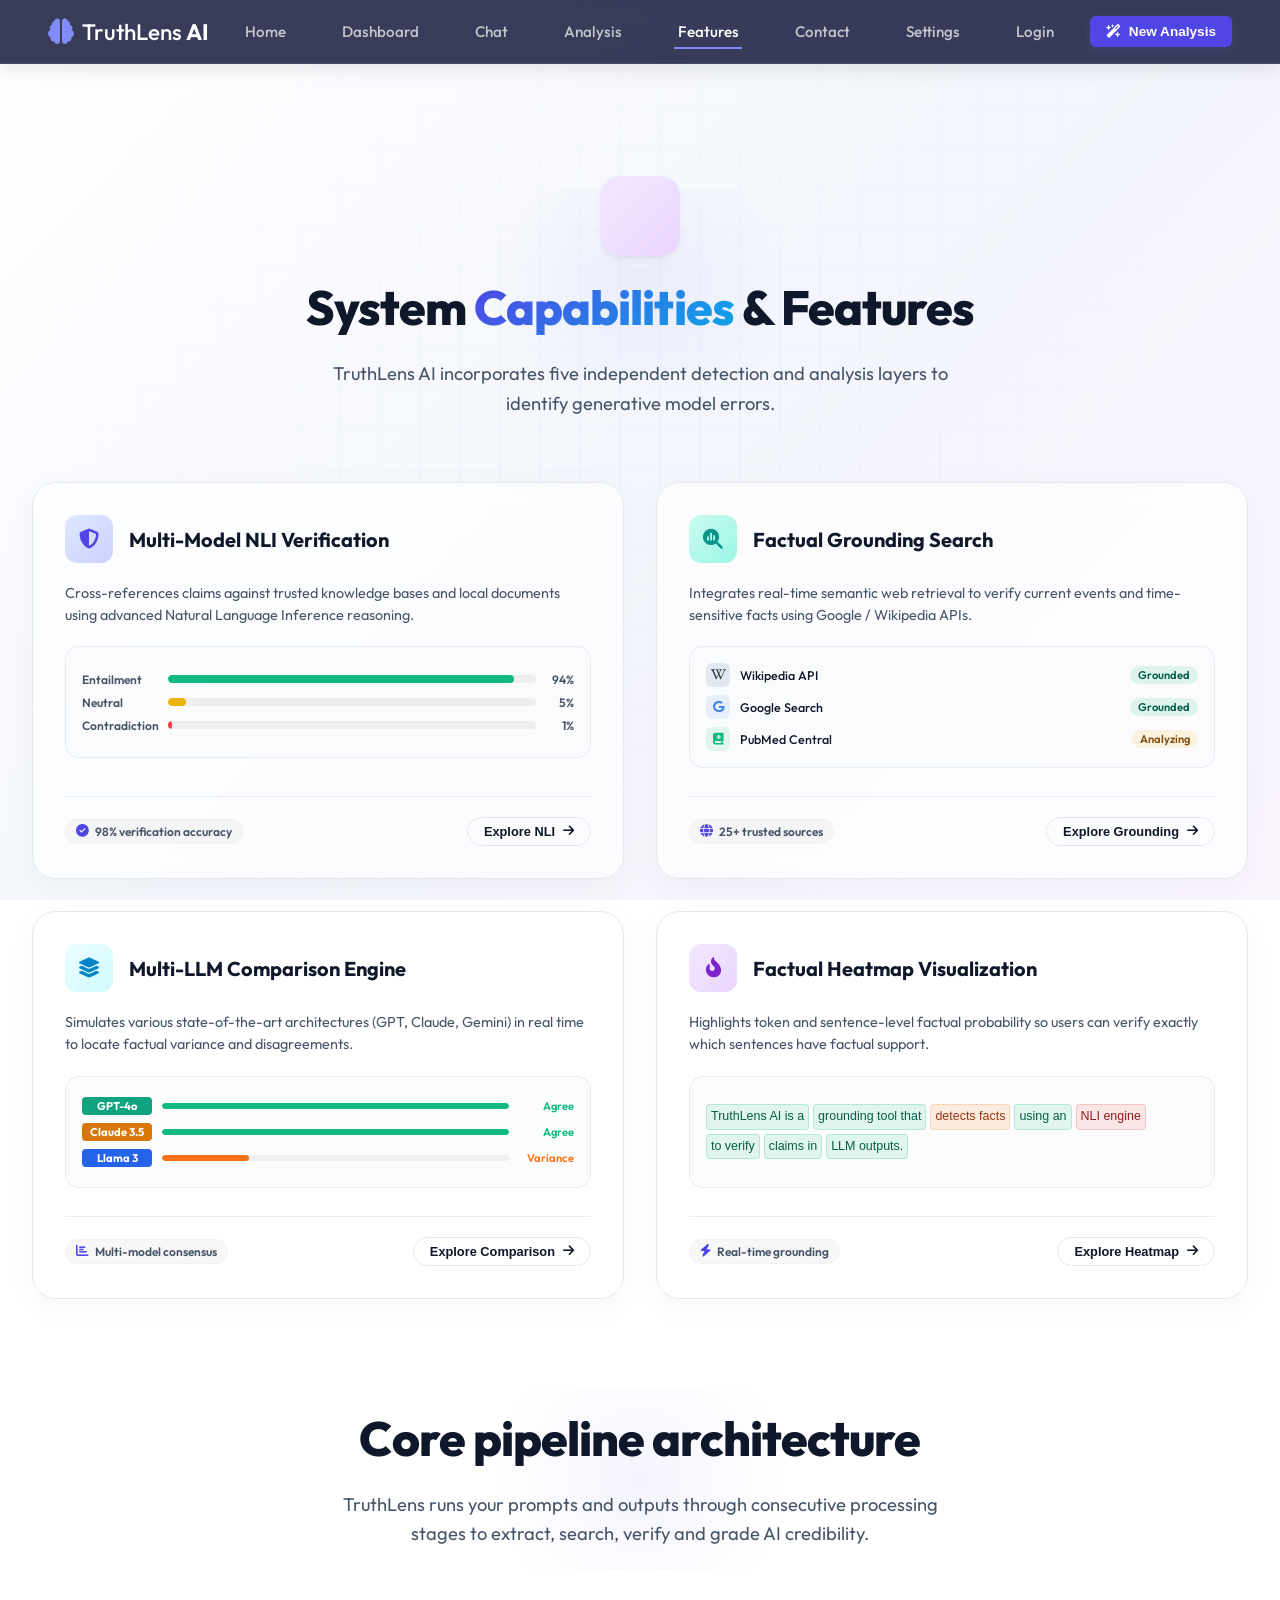
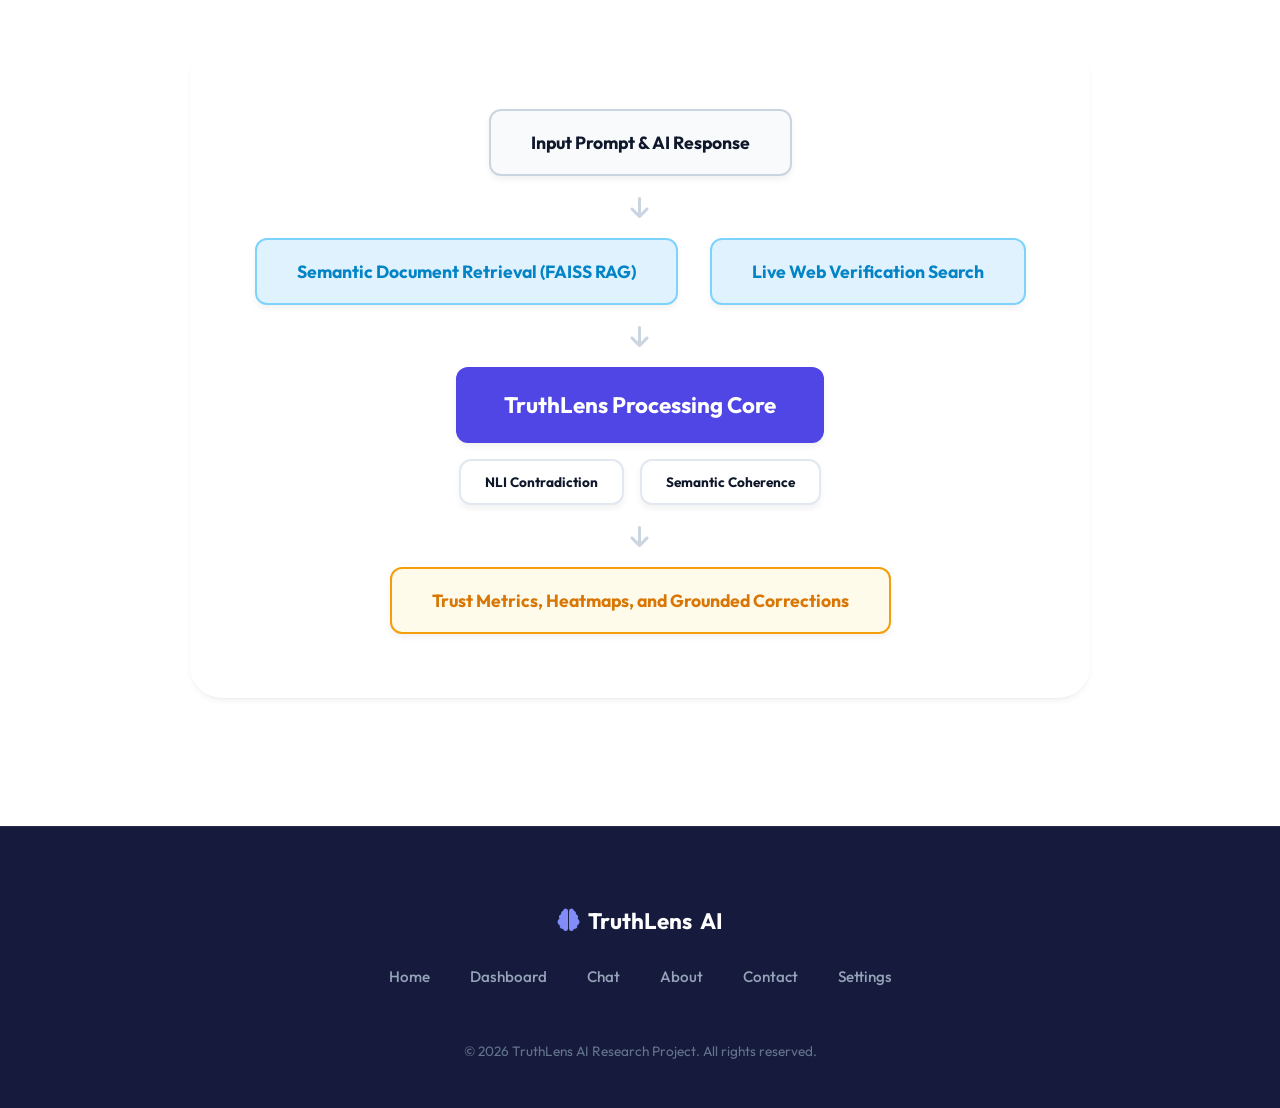
<file: static/features.html>
<!DOCTYPE html>
<html lang="en">

<head>
    <meta charset="UTF-8">
    <meta name="viewport" content="width=device-width, initial-scale=1.0">
    <title>TruthLens AI | Features Overview</title>
    <meta name="description" content="TruthLens AI provides multi-signal LLM verification features including NLI, Grounding, Cross-checking, and Heatmaps.">
    <link href="https://fonts.googleapis.com/css2?family=Outfit:wght@300;400;500;600;700&display=swap" rel="stylesheet">
    <link rel="stylesheet" href="/static/style.css?v=10">
    <link rel="stylesheet" href="https://cdnjs.cloudflare.com/ajax/libs/font-awesome/6.4.0/css/all.min.css">
    <style>
        /* High-Priority Theme Overrides */
        body {
            background: linear-gradient(135deg, #ffffff 0%, #f3f6fc 50%, #faf5ff 100%) !important;
            background-attachment: fixed !important;
        }

        [data-theme="dark"] body {
            background: linear-gradient(135deg, #0f172a 0%, #0c1527 50%, #171026 100%) !important;
            background-attachment: fixed !important;
            color: #f1f5f9 !important;
        }

        .view {
            background: transparent !important;
        }

        [data-theme="dark"] .view {
            background: transparent !important;
        }

        [data-theme="dark"] .panel-card {
            background: #1e293b !important;
            border-color: rgba(255, 255, 255, 0.1) !important;
            color: #f1f5f9 !important;
        }

        [data-theme="dark"] .navbar {
            background: rgba(15, 23, 42, 0.9) !important;
            border-bottom: 1px solid rgba(255, 255, 255, 0.1) !important;
        }

        [data-theme="dark"] .nav-link,
        [data-theme="dark"] .page-title {
            color: #f1f5f9 !important;
        }

        body {
            transition: background 0.3s ease, color 0.3s ease;
        }
    </style>
    <script>
        function setTheme(theme) {
            document.documentElement.setAttribute('data-theme', theme);
            localStorage.setItem('truthlens_theme', theme);
        }
        const saved = localStorage.getItem('truthlens_theme') || 'light';
        document.documentElement.setAttribute('data-theme', saved);
    </script>
</head>

<body>
    <div class="background-blobs">
        <div class="blob b1"></div>
        <div class="blob b2"></div>
        <div class="blob b3"></div>
    </div>

    <nav class="navbar">
        <div class="logo" onclick="navigateTo('home')" style="cursor: pointer;">
            <i class="fa-solid fa-brain"></i>
            <span>TruthLens <strong>AI</strong></span>
        </div>
                <div class="nav-links">
            <a href="/" class="nav-link" data-view="home">Home</a>
            <a href="/dashboard" class="nav-link" data-view="dashboard">Dashboard</a>
            <a href="/chat" class="nav-link" data-view="chat">Chat</a>
            <a href="/analysis" class="nav-link" data-view="analysis">Analysis</a>
            <a href="/features" class="nav-link active" data-view="features">Features</a>
            <a href="/contact" class="nav-link" data-view="contact">Contact</a>
            <a href="/settings" class="nav-link" data-view="settings">Settings</a>
            <a href="/login" class="nav-link" data-view="login" id="nav-login-btn">Login</a>
            </div>
        <button class="btn-primary btn-sm" id="new-analysis-btn">
            <i class="fa-solid fa-wand-magic-sparkles"></i> New Analysis
        </button>
    </nav>

    <div id="view-features" class="view active-view">
        <div class="content-container">
            <section class="feat-hero">
                <div class="icon-wrap bg-purple"><i class="fa-solid fa-sparkles"></i></div>
                <h1>System <span class="text-gradient">Capabilities</span> & Features</h1>
                <p>TruthLens AI incorporates five independent detection and analysis layers to identify generative model errors.</p>
            </section>

            <div class="features-grid-2x2">
                <div class="feature-card" onclick="navigateTo('feat-nli')" style="cursor: pointer;">
                    <div class="card-header">
                        <div class="icon bg-blue"><i class="fa-solid fa-shield-halved"></i></div>
                        <h3>Multi-Model NLI Verification</h3>
                    </div>
                    <div class="card-body">
                        <p>Cross-references claims against trusted knowledge bases and local documents using advanced Natural Language Inference reasoning.</p>
                        <div class="card-visual">
                            <div class="visual-nli-bars">
                                <div class="v-bar-row">
                                    <span class="v-bar-label">Entailment</span>
                                    <div class="v-bar-track"><div class="v-bar-fill entail" style="width: 94%"></div></div>
                                    <span class="v-bar-val">94%</span>
                                </div>
                                <div class="v-bar-row">
                                    <span class="v-bar-label">Neutral</span>
                                    <div class="v-bar-track"><div class="v-bar-fill neutral" style="width: 5%"></div></div>
                                    <span class="v-bar-val">5%</span>
                                </div>
                                <div class="v-bar-row">
                                    <span class="v-bar-label">Contradiction</span>
                                    <div class="v-bar-track"><div class="v-bar-fill contradict" style="width: 1%"></div></div>
                                    <span class="v-bar-val">1%</span>
                                </div>
                            </div>
                        </div>
                    </div>
                    <div class="card-footer">
                        <span class="metric-badge"><i class="fa-solid fa-circle-check"></i> 98% verification accuracy</span>
                        <button class="btn-explore-pill">Explore NLI <i class="fa-solid fa-arrow-right"></i></button>
                    </div>
                </div>

                <div class="feature-card" onclick="navigateTo('feat-grounding')" style="cursor: pointer;">
                    <div class="card-header">
                        <div class="icon bg-teal"><i class="fa-solid fa-magnifying-glass-chart"></i></div>
                        <h3>Factual Grounding Search</h3>
                    </div>
                    <div class="card-body">
                        <p>Integrates real-time semantic web retrieval to verify current events and time-sensitive facts using Google / Wikipedia APIs.</p>
                        <div class="card-visual">
                            <div class="visual-grounding-sources">
                                <div class="source-item">
                                    <span class="source-icon wiki"><i class="fa-brands fa-wikipedia-w"></i></span>
                                    <span class="source-name">Wikipedia API</span>
                                    <span class="source-status verified">Grounded</span>
                                </div>
                                <div class="source-item">
                                    <span class="source-icon google"><i class="fa-brands fa-google"></i></span>
                                    <span class="source-name">Google Search</span>
                                    <span class="source-status verified">Grounded</span>
                                </div>
                                <div class="source-item">
                                    <span class="source-icon pubmed"><i class="fa-solid fa-book-medical"></i></span>
                                    <span class="source-name">PubMed Central</span>
                                    <span class="source-status pending">Analyzing</span>
                                </div>
                            </div>
                        </div>
                    </div>
                    <div class="card-footer">
                        <span class="metric-badge"><i class="fa-solid fa-globe"></i> 25+ trusted sources</span>
                        <button class="btn-explore-pill">Explore Grounding <i class="fa-solid fa-arrow-right"></i></button>
                    </div>
                </div>

                <div class="feature-card" onclick="navigateTo('feat-crosscheck')" style="cursor: pointer;">
                    <div class="card-header">
                        <div class="icon bg-cyan"><i class="fa-solid fa-layer-group"></i></div>
                        <h3>Multi-LLM Comparison Engine</h3>
                    </div>
                    <div class="card-body">
                        <p>Simulates various state-of-the-art architectures (GPT, Claude, Gemini) in real time to locate factual variance and disagreements.</p>
                        <div class="card-visual">
                            <div class="visual-llm-comparison">
                                <div class="llm-compare-row">
                                    <span class="llm-badge gpt">GPT-4o</span>
                                    <div class="llm-bar-track"><div class="llm-bar-fill agree" style="width: 100%"></div></div>
                                    <span class="llm-status-text consensus">Agree</span>
                                </div>
                                <div class="llm-compare-row">
                                    <span class="llm-badge claude">Claude 3.5</span>
                                    <div class="llm-bar-track"><div class="llm-bar-fill agree" style="width: 100%"></div></div>
                                    <span class="llm-status-text consensus">Agree</span>
                                </div>
                                <div class="llm-compare-row">
                                    <span class="llm-badge llama">Llama 3</span>
                                    <div class="llm-bar-track"><div class="llm-bar-fill disagree" style="width: 25%"></div></div>
                                    <span class="llm-status-text conflict">Variance</span>
                                </div>
                            </div>
                        </div>
                    </div>
                    <div class="card-footer">
                        <span class="metric-badge"><i class="fa-solid fa-chart-bar"></i> Multi-model consensus</span>
                        <button class="btn-explore-pill">Explore Comparison <i class="fa-solid fa-arrow-right"></i></button>
                    </div>
                </div>

                <div class="feature-card" onclick="navigateTo('feat-heatmap')" style="cursor: pointer;">
                    <div class="card-header">
                        <div class="icon bg-purple"><i class="fa-solid fa-fire-flame-curved"></i></div>
                        <h3>Factual Heatmap Visualization</h3>
                    </div>
                    <div class="card-body">
                        <p>Highlights token and sentence-level factual probability so users can verify exactly which sentences have factual support.</p>
                        <div class="card-visual">
                            <div class="visual-heatmap-preview">
                                <span class="heatmap-word verified">TruthLens AI is a</span>
                                <span class="heatmap-word verified">grounding tool that</span>
                                <span class="heatmap-word weak">detects facts</span>
                                <span class="heatmap-word verified">using an</span>
                                <span class="heatmap-word contradicted">NLI engine</span>
                                <span class="heatmap-word verified">to verify</span>
                                <span class="heatmap-word verified">claims in</span>
                                <span class="heatmap-word verified">LLM outputs.</span>
                            </div>
                        </div>
                    </div>
                    <div class="card-footer">
                        <span class="metric-badge"><i class="fa-solid fa-bolt"></i> Real-time grounding</span>
                        <button class="btn-explore-pill">Explore Heatmap <i class="fa-solid fa-arrow-right"></i></button>
                    </div>
                </div>
            </div>

            <section class="feat-hero" style="margin-top: 5rem; padding-bottom: 2rem;">
                <h1>Core pipeline architecture</h1>
                <p>TruthLens runs your prompts and outputs through consecutive processing stages to extract, search, verify and grade AI credibility.</p>
            </section>

            <div class="arch-viz-full" style="margin-bottom: 5rem;">
                <div class="arch-node">Input Prompt & AI Response</div>
                <div class="arch-line"><i class="fa-solid fa-arrow-down"></i></div>
                <div class="arch-row" style="display: flex; gap: 2rem; justify-content: center;">
                    <div class="arch-node sub">Semantic Document Retrieval (FAISS RAG)</div>
                    <div class="arch-node sub">Live Web Verification Search</div>
                </div>
                <div class="arch-line"><i class="fa-solid fa-arrow-down"></i></div>
                <div class="arch-node major">TruthLens Processing Core</div>
                <div class="arch-subgrid" style="display: flex; gap: 1rem; justify-content: center; margin-top: 1rem;">
                    <div class="arch-node mini">NLI Contradiction</div>
                    <div class="arch-node mini">Semantic Coherence</div>
                </div>
                <div class="arch-line"><i class="fa-solid fa-arrow-down"></i></div>
                <div class="arch-node result">Trust Metrics, Heatmaps, and Grounded Corrections</div>
            </div>
        </div>
    </div>

    <footer class="main-footer">
        <div class="footer-content">
            <div class="footer-logo">
                <i class="fa-solid fa-brain"></i> TruthLens <strong>AI</strong>
            </div>
            <div class="footer-links">
                <a href="/">Home</a>
                <a href="/dashboard">Dashboard</a>
                <a href="/chat">Chat</a>
                <a href="/about">About</a>
                <a href="/contact">Contact</a>
                <a href="/settings">Settings</a>
            </div>
            <div class="footer-copy">
                &copy; 2026 TruthLens AI Research Project. All rights reserved.
            </div>
        </div>
    </footer>

    <script src="/static/app.js?v=11"></script>
</body>

</html>
</file>
<file: static/style.css>
:root {
--bg-gradient: linear-gradient(135deg, #ffffff 0%, #f3f6fc 50%, #faf5ff 100%);
--bg-color: #f8fafc;
--text-main: #0f172a;
--text-muted: #475569;
--primary: #4f46e5;
--primary-hover: #3730a3;
--secondary: #0ea5e9;
--white: #ffffff;
--panel-border: #e2e8f0;
--shadow-soft: 0 4px 6px -1px rgba(0, 0, 0, 0.05), 0 2px 4px -2px rgba(0, 0, 0, 0.05);
--shadow-premium: 0 10px 15px -3px rgba(0, 0, 0, 0.05), 0 4px 6px -4px rgba(0, 0, 0, 0.05), 0 0 0 1px rgba(0,0,0,0.02);
--shadow-hover: 0 20px 25px -5px rgba(79, 70, 229, 0.1), 0 8px 10px -6px rgba(79, 70, 229, 0.1);

--grad-icon-blue: linear-gradient(135deg, #e0e7ff, #c7d2fe);
--grad-icon-teal: linear-gradient(135deg, #ccfbf1, #99f6e4);
--grad-icon-cyan: linear-gradient(135deg, #ecfeff, #cffafe);
--grad-icon-purple: linear-gradient(135deg, #f3e8ff, #e9d5ff);

--grad-text: linear-gradient(135deg, #4f46e5, #0ea5e9);
--grad-btn: linear-gradient(135deg, #4f46e5, #4f46e5);

--bg-nav: #161b3d;
--bg-glass: rgba(255, 255, 255, 0.7);

/* Status Colors */
--status-verified: #10b981;
--status-partial: #eab308;
--status-weak: #f97316;
--status-contradicted: #ef4444;
--status-fabricated: #991b1b;

--status-verified-text: #065f46;
--status-partial-text: #854d0e;
--status-weak-text: #9a3412;
--status-contradicted-text: #991b1b;
--status-fabricated-text: #7f1d1d;

/* Dark Theme Overrides */
--bg-dark: #0f172a;
--text-main-dark: #f8fafc;
--text-muted-dark: #94a3b8;
--white-dark: #1e293b;
--panel-border-dark: rgba(255, 255, 255, 0.08);
--bg-nav-dark: #161b3d;
--bg-glass-dark: rgba(30, 41, 59, 0.7);
}

[data-theme="dark"] {
--bg-gradient: linear-gradient(135deg, #0f172a 0%, #0c1527 50%, #171026 100%);
--bg-color: var(--bg-dark);
--text-main: var(--text-main-dark);
--text-muted: var(--text-muted-dark);
--white: var(--white-dark);
--panel-border: var(--panel-border-dark);
--bg-nav: var(--bg-nav-dark);
--bg-glass: var(--bg-glass-dark);
--shadow-soft: 0 4px 12px rgba(0, 0, 0, 0.25);
--shadow-premium: 0 10px 15px -3px rgba(0, 0, 0, 0.3), 0 4px 6px -4px rgba(0, 0, 0, 0.3);

--grad-icon-blue: linear-gradient(135deg, rgba(79, 70, 229, 0.15), rgba(79, 70, 229, 0.3));
--grad-icon-teal: linear-gradient(135deg, rgba(13, 148, 136, 0.15), rgba(13, 148, 136, 0.3));
--grad-icon-cyan: linear-gradient(135deg, rgba(2, 132, 199, 0.15), rgba(2, 132, 199, 0.3));
--grad-icon-purple: linear-gradient(135deg, rgba(126, 34, 206, 0.15), rgba(126, 34, 206, 0.3));

--status-verified-text: #a7f3d0;
--status-partial-text: #fef08a;
--status-weak-text: #ffedd5;
--status-contradicted-text: #fecaca;
--status-fabricated-text: #fca5a5;
}

body {
    transition: background-color 0.3s ease, color 0.3s ease;
}

.hidden { display: none !important; }

* {
    box-sizing: border-box;
    margin: 0;
    padding: 0;
}

body {
    font-family: 'Outfit', sans-serif;
    background: var(--bg-gradient);
    background-attachment: fixed;
    color: var(--text-main);
    min-height: 100vh;
    overflow-x: hidden;
}

.background-blobs {
    position: fixed;
    top: 0;
    left: 0;
    width: 100%;
    height: 100%;
    z-index: -1;
    overflow: hidden;
}

.background-blobs::after {
    content: '';
    position: absolute;
    top: 0;
    left: 0;
    width: 100%;
    height: 100%;
    background-image: 
        linear-gradient(rgba(99, 102, 241, 0.03) 1px, transparent 1px),
        linear-gradient(90deg, rgba(99, 102, 241, 0.03) 1px, transparent 1px);
    background-size: 40px 40px;
    background-position: center;
    mask-image: radial-gradient(circle, black 30%, transparent 80%);
    -webkit-mask-image: radial-gradient(circle, black 30%, transparent 80%);
}

.blob {
    position: absolute;
    border-radius: 50%;
    filter: blur(100px);
    opacity: 0.5;
}
/* Navbar */
.navbar {
display: flex;
justify-content: space-between;
align-items: center;
padding: 0 3rem;
background: #161b3d !important;
border-bottom: 1px solid rgba(255, 255, 255, 0.08);
position: fixed;
top: 0;
left: 0;
width: 100%;
height: 64px;
z-index: 1000;
box-shadow: 0 4px 20px rgba(0, 0, 0, 0.1);
}

.logo {
display: flex;
align-items: center;
gap: 0.5rem;
font-size: 1.4rem;
font-weight: 500;
color: #ffffff;
}

.logo i {
font-size: 1.6rem;
color: #818cf8;
}

.logo strong {
font-weight: 700;
color: #ffffff;
}

.nav-links {
display: flex;
gap: 2rem;
align-items: center;
}

.nav-links a {
text-decoration: none;
color: #94a3b8;
font-weight: 500;
font-size: 0.95rem;
transition: all 0.3s ease;
padding: 0.5rem 0.75rem;
border-radius: 6px;
position: relative;
}

.nav-links a::after {
content: '';
position: absolute;
bottom: 0;
left: 50%;
width: 0;
height: 2px;
background: #818cf8;
transition: all 0.3s ease;
transform: translateX(-50%);
}

.nav-links a:hover {
color: #ffffff;
background: rgba(255, 255, 255, 0.05);
}

.nav-links a.active {
color: #ffffff;
}

.nav-links a.active::after {
width: 80%;
}

.content-container {
max-width: 1280px;
margin: 0 auto;
padding: 0 2rem;
width: 100%;
}

/* Main Container */
.main-container {
    display: grid;
    grid-template-columns: 1.2fr 1fr;
    gap: 3rem;
    max-width: 1400px;
    margin: 3rem auto;
    padding: 0 2rem;
}

/* Left Column */
.left-col h1 {
    font-size: 3.5rem;
    line-height: 1.2;
    margin-bottom: 1rem;
    font-weight: 700;
    color: #334155;
}

.text-gradient {
    background: var(--grad-text);
    -webkit-background-clip: text;
    -webkit-text-fill-color: transparent;
}

.subtitle {
    font-size: 1.1rem;
    color: var(--text-muted);
    margin-bottom: 2.5rem;
    line-height: 1.6;
    max-width: 90%;
}

/* Inputs */
.input-section {
    display: flex;
    flex-direction: column;
    gap: 1rem;
    margin-bottom: 2.5rem;
}

.search-bar,
.response-bar {
    position: relative;
    display: flex;
    align-items: center;
    background: var(--white);
    border-radius: 12px;
    box-shadow: var(--shadow-soft);
    border: 1px solid rgba(226, 232, 240, 0.8);
    padding: 0.5rem 1rem;
}

.response-bar {
    align-items: flex-start;
    padding-top: 1rem;
}

.search-icon {
    color: var(--text-muted);
    margin-right: 1rem;
    font-size: 1.2rem;
}

.search-bar input {
    flex: 1;
    border: none;
    outline: none;
    padding: 0.8rem 0;
    font-size: 1rem;
    font-family: inherit;
    color: var(--text-main);
}

.response-bar textarea {
    flex: 1;
    border: none;
    outline: none;
    font-size: 1rem;
    font-family: inherit;
    color: var(--text-main);
    resize: vertical;
    min-height: 80px;
}

.action-buttons {
    display: flex;
    gap: 1rem;
    margin-top: 0.5rem;
}

.btn-primary {
    background: var(--grad-btn);
    color: white;
    border: none;
    padding: 0.65rem 1.6rem;
    border-radius: 6px;
    font-weight: 600;
    font-size: 0.92rem;
    cursor: pointer;
    display: flex;
    align-items: center;
    gap: 0.5rem;
    transition: transform 0.2s, box-shadow 0.2s;
    box-shadow: 0 2px 8px rgba(99, 102, 241, 0.15);
}

.btn-primary:hover {
    transform: translateY(-1px);
    box-shadow: var(--shadow-hover);
}

.btn-sm {
    padding: 0.5rem 1rem;
    font-size: 0.85rem;
}

.btn-secondary {
    background: var(--white);
    color: var(--text-main);
    border: 1px solid #cbd5e1;
    padding: 0.65rem 1.6rem;
    border-radius: 6px;
    font-weight: 600;
    font-size: 0.92rem;
    cursor: pointer;
    display: flex;
    align-items: center;
    gap: 0.5rem;
    transition: all 0.2s;
}

.btn-secondary:hover {
    background: #f8fafc;
    border-color: #94a3b8;
}

/* Features Grid (2x2 Balanced Grid Layout) */
.features-grid-2x2 {
    display: grid;
    grid-template-columns: 1fr 1fr;
    gap: 32px;
    margin-bottom: 64px;
}

@media (max-width: 968px) {
    .features-grid-2x2 {
        grid-template-columns: 1fr;
        gap: 24px;
    }
}

.feature-card {
    background: var(--bg-glass);
    backdrop-filter: blur(12px);
    border-radius: 24px;
    padding: 32px;
    box-shadow: 0 8px 30px rgba(0, 0, 0, 0.04);
    border: 1px solid var(--panel-border);
    transition: all 0.4s cubic-bezier(0.16, 1, 0.3, 1);
    display: flex;
    flex-direction: column;
    position: relative;
    overflow: hidden;
    box-sizing: border-box;
    height: 100%;
}

.feature-card:hover {
    transform: translateY(-6px) scale(1.005);
    box-shadow: 0 20px 40px -10px rgba(79, 70, 229, 0.12);
    border-color: rgba(79, 70, 229, 0.25);
}

[data-theme="dark"] .feature-card:hover {
    border-color: rgba(129, 140, 248, 0.2);
    box-shadow: 0 20px 40px -10px rgba(0, 0, 0, 0.4);
}

.feature-card .icon {
    width: 48px;
    height: 48px;
    border-radius: 12px;
    display: flex;
    align-items: center;
    justify-content: center;
    font-size: 1.25rem;
    transition: all 0.3s cubic-bezier(0.16, 1, 0.3, 1);
    flex-shrink: 0;
    margin-bottom: 0;
}

.feature-card:hover .icon {
    transform: scale(1.08);
    box-shadow: 0 0 16px rgba(79, 70, 229, 0.15);
}

.bg-blue {
    background: var(--grad-icon-blue) !important;
    color: #4f46e5 !important;
}

.bg-teal {
    background: var(--grad-icon-teal) !important;
    color: #0d9488 !important;
}

.bg-cyan {
    background: var(--grad-icon-cyan) !important;
    color: #0284c7 !important;
}

.bg-purple {
    background: var(--grad-icon-purple) !important;
    color: #7e22ce !important;
}

[data-theme="dark"] .bg-blue { color: #818cf8 !important; }
[data-theme="dark"] .bg-teal { color: #2dd4bf !important; }
[data-theme="dark"] .bg-cyan { color: #22d3ee !important; }
[data-theme="dark"] .bg-purple { color: #c084fc !important; }

.feature-card h3 {
    font-size: 1.25rem;
    font-weight: 700;
    margin: 0;
    color: var(--text-main);
}

.feature-card p {
    font-size: 0.9rem;
    color: var(--text-muted);
    line-height: 1.5;
    margin: 0;
}

/* How It Works */
.how-it-works {
    text-align: center;
}

.section-title {
    display: flex;
    align-items: center;
    justify-content: center;
    gap: 1rem;
    color: var(--text-muted);
    font-size: 1.1rem;
    margin-bottom: 2rem;
}

.section-title .line {
    height: 1px;
    flex: 1;
    background: #cbd5e1;
    max-width: 50px;
}

.workflow {
    display: flex;
    align-items: center;
    justify-content: space-between;
}

.step {
    display: flex;
    flex-direction: column;
    align-items: center;
    gap: 0.5rem;
}

.step .circle {
    width: 50px;
    height: 50px;
    background: var(--white);
    border-radius: 50%;
    display: flex;
    align-items: center;
    justify-content: center;
    box-shadow: var(--shadow-soft);
    color: var(--primary);
    font-size: 1.2rem;
}

.step span {
    font-size: 0.8rem;
    color: #475569;
    font-weight: 500;
}

.arrow {
    color: #cbd5e1;
    font-size: 1.2rem;
}


/* Right Column - Graphics & Demo */
.right-col {
    position: relative;
    display: flex;
    flex-direction: column;
    gap: 2rem;
}

.graphic-container {
    position: relative;
    height: 350px;
    display: flex;
    align-items: center;
    justify-content: center;
}

.brain-img {
    height: 100%;
    object-fit: contain;
    z-index: 10;
    filter: drop-shadow(0 20px 30px rgba(99, 102, 241, 0.2));
}

.floating-widget {
    position: absolute;
    background: rgba(255, 255, 255, 0.9);
    backdrop-filter: blur(10px);
    border-radius: 12px;
    padding: 1rem 1.5rem;
    box-shadow: var(--shadow-soft);
    border: 1px solid var(--white);
    z-index: 20;
    text-align: center;
}

.top-right {
    top: 10%;
    right: 0;
}

.bottom-left {
    bottom: 10%;
    left: 0;
}

.top-left {
    top: 5%;
    left: -20px;
    text-align: left;
    padding: 1.25rem 1.5rem;
    display: flex;
    flex-direction: column;
    gap: 1rem;
}

.top-left .widget-header {
    display: flex;
    align-items: center;
    gap: 0.75rem;
    margin: 0;
    font-size: 1rem;
    color: #475569;
    /* Slate 600 */
    font-weight: 700;
    letter-spacing: 0.3px;
}

.top-left .widget-header i {
    font-size: 1.2rem;
    font-weight: 900;
}

.widget-header {
    font-size: 0.85rem;
    color: var(--text-muted);
    font-weight: 600;
    margin-bottom: 0.5rem;
}

.widget-value {
    font-size: 1.5rem;
    font-weight: 700;
}

.risk-value {
    background: linear-gradient(135deg, #10b981, #34d399);
    -webkit-background-clip: text;
    -webkit-text-fill-color: transparent;
}

/* SVG Circle Progress */
.circular-chart {
    display: block;
    margin: 0 auto;
    max-width: 60px;
    max-height: 60px;
}

.circle-bg {
    fill: none;
    stroke: #f1f5f9;
    stroke-width: 3.8;
}

.circle-path {
    fill: none;
    stroke-width: 3.8;
    stroke-linecap: round;
    transition: stroke-dasharray 0.8s ease-out, stroke 0.4s ease;
}

.percentage {
    fill: #1e293b;
    font-family: inherit;
    font-weight: 700;
    font-size: 0.6em;
    text-anchor: middle;
}


.main-container {
    display: grid;
    grid-template-columns: 1.2fr 0.8fr;
    gap: 3rem;
    align-items: start;
}

.left-col,
.right-col {
    width: 100%;
}

/* Live Demo Panel */
.live-demo-panel {
    background: rgba(255, 255, 255, 0.85);
    backdrop-filter: blur(15px);
    border-radius: 20px;
    padding: 2rem;
    box-shadow: var(--shadow-soft);
    border: 1px solid var(--white);
}

.panel-top {
    display: flex;
    justify-content: space-between;
    align-items: center;
    margin-bottom: 1.5rem;
}

.dot-indicator {
    display: flex;
    align-items: center;
    gap: 0.5rem;
    font-weight: 600;
    color: #334155;
}

.dot {
    width: 10px;
    height: 10px;
    background: #3b82f6;
    border-radius: 50%;
    box-shadow: 0 0 10px rgba(59, 130, 246, 0.5);
    animation: pulse 2s infinite;
}

@keyframes pulse {
    0% {
        transform: scale(0.95);
        box-shadow: 0 0 0 0 rgba(59, 130, 246, 0.7);
    }

    70% {
        transform: scale(1);
        box-shadow: 0 0 0 10px rgba(59, 130, 246, 0);
    }

    100% {
        transform: scale(0.95);
        box-shadow: 0 0 0 0 rgba(59, 130, 246, 0);
    }
}

.badge {
    background: #f1f5f9;
    color: var(--text-muted);
    font-size: 0.8rem;
    padding: 0.2rem 0.8rem;
    border-radius: 20px;
    font-weight: 500;
}

.query-box {
    background: #f8fafc;
    border: 1px solid #e2e8f0;
    padding: 1rem;
    border-radius: 10px;
    margin-bottom: 1.5rem;
    color: #334155;
    font-weight: 500;
    display: flex;
    gap: 0.8rem;
    align-items: center;
}

.query-box i {
    color: #94a3b8;
}

.metrics-grid {
    display: grid;
    grid-template-columns: repeat(3, 1fr);
    gap: 1rem;
    margin-bottom: 1.5rem;
}

.metric-card {
    background: var(--white);
    border: 1px solid #e2e8f0;
    border-radius: 12px;
    padding: 1rem;
    text-align: center;
    box-shadow: 0 4px 6px -1px rgba(0, 0, 0, 0.05);
}

.mc-title {
    font-size: 0.75rem;
    color: var(--text-muted);
    text-transform: uppercase;
    letter-spacing: 0.5px;
    margin-bottom: 0.5rem;
}

.mc-val {
    font-size: 1.6rem;
    font-weight: 700;
    color: #1e293b;
}

.detailed-breakdown {
    background: #f8fafc;
    border-radius: 12px;
    padding: 1rem;
    border: 1px solid #e2e8f0;
}

.detailed-breakdown h4 {
    font-size: 0.9rem;
    margin-bottom: 0.8rem;
    color: #334155;
}

.detailed-breakdown ul {
    list-style: none;
}

.detailed-breakdown li {
    font-size: 0.85rem;
    color: var(--text-muted);
    margin-bottom: 0.5rem;
    position: relative;
    padding-left: 1rem;
}

.detailed-breakdown li::before {
    content: '';
    position: absolute;
    left: 0;
    top: 6px;
    width: 6px;
    height: 6px;
    background: var(--primary);
    border-radius: 50%;
}

.text-blue {
    color: #3b82f6;
}

.text-green {
    color: #10b981;
}

.text-purple {
    color: #8b5cf6;
}


.score-summary.hidden {
    display: none;
}

.score-card {
    flex: 1;
    background: rgba(255, 255, 255, 0.85);
    backdrop-filter: blur(10px);
    border-radius: 16px;
    padding: 1.25rem 1.5rem;
    box-shadow: var(--shadow-soft);
    border: 1px solid rgba(255, 255, 255, 0.8);
    display: flex;
    align-items: center;
    gap: 1rem;
    transition: transform 0.2s;
}

.score-card:hover {
    transform: translateY(-3px);
}

.score-info {
    text-align: left;
}

.score-label {
    font-size: 0.8rem;
    color: var(--text-muted);
    font-weight: 600;
    text-transform: uppercase;
    letter-spacing: 0.5px;
    margin-bottom: 0.25rem;
}

.score-risk {
    font-size: 1.4rem;
    font-weight: 700;
}

.score-subtext {
    font-size: 0.8rem;
    color: var(--text-muted);
    margin-top: 2px;
}

/* ══════════════════════════════════════════
   CHECKLIST WIDGET
══════════════════════════════════════════ */
.checklist-widget {
    background: rgba(255, 255, 255, 0.85);
    backdrop-filter: blur(10px);
    border-radius: 16px;
    padding: 1.25rem 1.5rem;
    box-shadow: var(--shadow-soft);
    border: 1px solid rgba(255, 255, 255, 0.8);
    display: flex;
    gap: 1.5rem;
    flex-wrap: wrap;
}

.cw-item {
    display: flex;
    align-items: center;
    gap: 0.5rem;
    font-size: 0.9rem;
    font-weight: 600;
    color: #475569;
}

.cw-item i {
    font-size: 1rem;
}

/* ══════════════════════════════════════════
   SHARED PAGE HEADER
══════════════════════════════════════════ */
.page-header {
    display: flex;
    align-items: center;
    justify-content: space-between;
    max-width: 1400px;
    margin: 2.5rem auto 0;
    padding: 0 2rem;
}

.page-title {
    font-size: 2.2rem;
    font-weight: 700;
    color: var(--text-main);
    margin-bottom: 0.3rem;
}

.page-subtitle {
    color: var(--text-muted);
    font-size: 0.95rem;
}

.status-pill {
    display: flex;
    align-items: center;
    gap: 0.6rem;
    background: rgba(59, 130, 246, 0.08);
    border: 1px solid rgba(59, 130, 246, 0.2);
    color: #3b82f6;
    font-size: 0.85rem;
    font-weight: 600;
    padding: 0.4rem 1rem;
    border-radius: 20px;
}

/* ══════════════════════════════════════════
   SHARED PANEL CARD
══════════════════════════════════════════ */
.panel-card {
    background: var(--white);
    backdrop-filter: blur(15px);
    border-radius: 12px;
    padding: 1.75rem;
    box-shadow: var(--shadow-soft);
    border: 1px solid var(--panel-border);
    margin-bottom: 1.5rem;
}

.panel-card-header {
    font-weight: 700;
    font-size: 1rem;
    color: var(--text-main);
    margin-bottom: 1.25rem;
    display: flex;
    align-items: center;
    gap: 0.6rem;
}

/* ══════════════════════════════════════════
   DASHBOARD LAYOUT
══════════════════════════════════════════ */
.db-layout {
    display: grid;
    grid-template-columns: 380px 1fr;
    gap: 2rem;
    max-width: 1400px;
    margin: 2rem auto;
    padding: 0 2rem;
}

.db-left {
    display: flex;
    flex-direction: column;
    gap: 1.25rem;
    align-self: start;
    position: sticky;
    top: 1rem;
}

.db-right {
    display: flex;
    flex-direction: column;
}

.db-field {
    margin-bottom: 1rem;
}

.field-label {
    display: flex;
    align-items: center;
    gap: 0.4rem;
    font-size: 0.8rem;
    font-weight: 700;
    color: var(--text-muted);
    text-transform: uppercase;
    letter-spacing: 0.5px;
    margin-bottom: 0.5rem;
}

.db-field input,
.db-field textarea {
    width: 100%;
    border: 1px solid #e2e8f0;
    border-radius: 10px;
    padding: 0.75rem 1rem;
    font-family: inherit;
    font-size: 0.95rem;
    color: var(--text-main);
    outline: none;
    background: var(--bg-color);
    transition: border-color 0.2s, box-shadow 0.2s;
    resize: vertical;
}

.db-field input:focus,
.db-field textarea:focus {
    border-color: var(--primary);
    box-shadow: 0 0 0 3px rgba(99, 102, 241, 0.1);
    background: white;
}

.db-form-actions {
    display: flex;
    gap: 0.75rem;
    margin-top: 0.5rem;
    flex-wrap: wrap;
}

.db-form-actions button {
    flex: 1;
    white-space: nowrap;
    min-width: 110px;
    padding: 0.8rem 1rem;
    min-width: fit-content;
    justify-content: center;
}

.signal-checklist {
    background: var(--white);
    border-radius: 16px;
    padding: 1.25rem 1.5rem;
    box-shadow: var(--shadow-soft);
    border: 1px solid var(--panel-border);
}

.sc-title {
    font-size: 0.75rem;
    font-weight: 700;
    text-transform: uppercase;
    letter-spacing: 1px;
    color: var(--text-muted);
    margin-bottom: 0.75rem;
}

.sc-item {
    display: flex;
    align-items: center;
    gap: 0.6rem;
    font-size: 0.9rem;
    font-weight: 600;
    color: #475569;
    padding: 0.35rem 0;
}

/* Score Row */
.score-row {
    display: grid;
    grid-template-columns: repeat(3, 1fr);
    gap: 1rem;
    margin-bottom: 1.5rem;
}

.score-row.hidden {
    display: none;
}

.score-card {
    background: rgba(255, 255, 255, 0.85);
    backdrop-filter: blur(10px);
    border-radius: 16px;
    padding: 1.25rem;
    box-shadow: var(--shadow-soft);
    border: 1px solid rgba(255, 255, 255, 0.9);
    display: flex;
    align-items: center;
    gap: 1rem;
    transition: transform 0.2s;
}

.score-card:hover {
    transform: translateY(-3px);
}

.sc-icon {
    font-size: 1.5rem;
    width: 44px;
    height: 44px;
    background: #f1f5f9;
    border-radius: 12px;
    display: flex;
    align-items: center;
    justify-content: center;
    flex-shrink: 0;
}

.sc-label {
    font-size: 0.75rem;
    font-weight: 700;
    color: var(--text-muted);
    text-transform: uppercase;
    letter-spacing: 0.5px;
    margin-bottom: 0.2rem;
}

.sc-val {
    font-size: 1.4rem;
    font-weight: 700;
    color: #1e293b;
}

.sc-sub {
    font-size: 0.75rem;
    color: var(--text-muted);
    margin-top: 2px;
}

/* Metric Bars */
.metric-bar-list {
    display: flex;
    flex-direction: column;
    gap: 0.85rem;
}

.metric-bar-list.hidden {
    display: none;
}

.metric-bar-row {
    display: flex;
    align-items: center;
    gap: 0.75rem;
}

.mbr-label {
    font-size: 0.85rem;
    font-weight: 600;
    color: #475569;
    width: 160px;
    flex-shrink: 0;
}

.mbr-track {
    flex: 1;
    height: 8px;
    background: #f1f5f9;
    border-radius: 99px;
    overflow: hidden;
}

.mbr-fill {
    height: 100%;
    border-radius: 99px;
    transition: width 0.8s ease;
}

.mbr-val {
    font-size: 0.85rem;
    font-weight: 700;
    width: 44px;
    text-align: right;
}

/* Empty State */
.empty-state {
    text-align: center;
    padding: 2.5rem 1rem;
    color: var(--text-muted);
}

.empty-state i {
    font-size: 2.5rem;
    margin-bottom: 0.75rem;
    opacity: 0.4;
    display: block;
}

.empty-state p {
    font-size: 0.9rem;
}

/* Details List */
.db-details-list {
    list-style: none;
    padding: 0;
}

.db-details-list li {
    font-size: 0.875rem;
    color: var(--text-muted);
    padding: 0.5rem 0;
    border-bottom: 1px solid #f1f5f9;
    position: relative;
    padding-left: 1rem;
}

.db-details-list li::before {
    content: '';
    position: absolute;
    left: 0;
    top: 50%;
    transform: translateY(-50%);
    width: 6px;
    height: 6px;
    background: var(--primary);
    border-radius: 50%;
}

.placeholder-li::before {
    display: none;
}

/* ══════════════════════════════════════════
   ABOUT PAGE
══════════════════════════════════════════ */
.about-hero {
    text-align: center;
    max-width: 700px;
    margin: 4rem auto 3rem;
    padding: 0 2rem;
}

.about-badge {
    display: inline-flex;
    align-items: center;
    gap: 0.5rem;
    background: rgba(99, 102, 241, 0.08);
    border: 1px solid rgba(99, 102, 241, 0.2);
    color: var(--primary);
    font-size: 0.85rem;
    font-weight: 600;
    padding: 0.35rem 1rem;
    border-radius: 20px;
    margin-bottom: 1.25rem;
}

.about-hero h1 {
    font-size: 3rem;
    font-weight: 700;
    color: #1e293b;
    margin-bottom: 1rem;
    line-height: 1.2;
}

.about-hero p {
    font-size: 1.05rem;
    color: var(--text-muted);
    line-height: 1.7;
}

.about-cards-row {
    display: grid;
    grid-template-columns: repeat(3, 1fr);
    gap: 1.5rem;
    max-width: 1100px;
    margin: 0 auto 3.5rem;
    padding: 0 2rem;
}

.about-info-card {
    background: rgba(255, 255, 255, 0.85);
    backdrop-filter: blur(10px);
    border-radius: 20px;
    padding: 2rem;
    box-shadow: var(--shadow-soft);
    border: 1px solid rgba(255, 255, 255, 0.9);
    transition: transform 0.3s;
}

.about-info-card:hover {
    transform: translateY(-5px);
}

.aic-icon {
    width: 48px;
    height: 48px;
    border-radius: 14px;
    display: flex;
    align-items: center;
    justify-content: center;
    font-size: 1.3rem;
    margin-bottom: 1rem;
}

.about-info-card h3 {
    font-size: 1.1rem;
    margin-bottom: 0.75rem;
    color: #1e293b;
}

.about-info-card p {
    font-size: 0.9rem;
    color: var(--text-muted);
    line-height: 1.6;
}

/* Signals Grid */
.signals-grid {
    display: grid;
    grid-template-columns: repeat(auto-fit, minmax(280px, 1fr));
    gap: 1.25rem;
    max-width: 1100px;
    margin: 0 auto 2rem;
    padding: 0 2rem;
}

.signal-card {
    background: rgba(255, 255, 255, 0.85);
    backdrop-filter: blur(10px);
    border-radius: 16px;
    padding: 1.5rem;
    box-shadow: var(--shadow-soft);
    border: 1px solid rgba(255, 255, 255, 0.9);
    display: flex;
    gap: 1rem;
    align-items: flex-start;
    transition: transform 0.25s;
}

.signal-card:hover {
    transform: translateY(-4px);
}

.sig-icon {
    width: 44px;
    height: 44px;
    border-radius: 12px;
    display: flex;
    align-items: center;
    justify-content: center;
    font-size: 1.2rem;
    flex-shrink: 0;
}

.sig-body h4 {
    font-size: 0.95rem;
    font-weight: 700;
    color: #1e293b;
    margin-bottom: 0.4rem;
}

.sig-body p {
    font-size: 0.82rem;
    color: var(--text-muted);
    line-height: 1.5;
    margin-bottom: 0.5rem;
}

.sig-tag {
    display: inline-block;
    font-size: 0.72rem;
    font-weight: 700;
    text-transform: uppercase;
    letter-spacing: 0.5px;
    background: #f1f5f9;
    color: var(--text-muted);
    padding: 0.2rem 0.6rem;
    border-radius: 8px;
}

/* Tech Grid */
.tech-grid {
    display: flex;
    flex-wrap: wrap;
    gap: 0.75rem;
    max-width: 700px;
    margin: 0 auto 2rem;
    justify-content: center;
    padding: 0 2rem;
}

.tech-pill {
    display: flex;
    align-items: center;
    gap: 0.5rem;
    background: rgba(255, 255, 255, 0.85);
    border: 1px solid #e2e8f0;
    border-radius: 12px;
    padding: 0.6rem 1.2rem;
    font-size: 0.9rem;
    font-weight: 600;
    color: #334155;
    box-shadow: 0 2px 8px rgba(0, 0, 0, 0.04);
    transition: transform 0.2s;
}

.tech-pill:hover {
    transform: translateY(-2px);
}

.text-teal {
    color: #0d9488;
}

.text-orange {
    color: #f59e0b;
}

/* ══════════════════════════════════════════
   HYBRID RISK OVERVIEW PANEL
══════════════════════════════════════════ */

/* Two-column grid inside the Risk Overview panel */
.risk-hybrid-grid {
    display: grid;
    grid-template-columns: 1fr 1.4fr;
    gap: 1.5rem;
    align-items: start;
}
@media (max-width: 768px) {
    .risk-hybrid-grid {
        grid-template-columns: 1fr;
    }
}

/* ── Left: Score Card ─────────────────────── */
.risk-score-card {
    display: flex;
    flex-direction: column;
    align-items: center;
    gap: 0.75rem;
    padding: 1rem 0.5rem;
    border-right: 1px solid var(--panel-border);
}
@media (max-width: 768px) {
    .risk-score-card {
        border-right: none;
        border-bottom: 1px solid var(--panel-border);
        padding-bottom: 1.25rem;
    }
}

.risk-score-title {
    font-size: 0.78rem;
    font-weight: 700;
    text-transform: uppercase;
    letter-spacing: 0.6px;
    color: var(--text-muted);
    text-align: center;
}

/* SVG Radial */
.risk-radial-wrap {
    width: 130px;
    height: 130px;
}
.risk-radial-svg {
    width: 100%;
    height: 100%;
    transform: rotate(-90deg);
    overflow: visible;
}
.risk-radial-bg {
    fill: none;
    stroke: var(--panel-border);
    stroke-width: 9;
}
.risk-radial-fill {
    fill: none;
    stroke: #10b981;
    stroke-width: 9;
    stroke-linecap: round;
    transition: stroke-dasharray 1s cubic-bezier(0.4, 0, 0.2, 1), stroke 0.5s ease;
}
.risk-radial-pct {
    fill: var(--text-main);
    font-family: 'Outfit', sans-serif;
    font-size: 22px;
    font-weight: 700;
    text-anchor: middle;
    transform: rotate(90deg);
    transform-origin: 60px 60px;
}
.risk-radial-sub {
    fill: var(--text-muted);
    font-family: 'Outfit', sans-serif;
    font-size: 9px;
    font-weight: 600;
    letter-spacing: 0.5px;
    text-transform: uppercase;
    text-anchor: middle;
    transform: rotate(90deg);
    transform-origin: 60px 60px;
}

/* Risk Level Badge */
.risk-level-badge {
    font-size: 0.8rem;
    font-weight: 700;
    padding: 0.3rem 0.9rem;
    border-radius: 20px;
    background: #f1f5f9;
    color: var(--text-muted);
    transition: all 0.4s ease;
    letter-spacing: 0.3px;
    text-align: center;
}
.risk-level-badge.low  { background: #dcfce7; color: #14532d; }
.risk-level-badge.medium { background: #fef3c7; color: #92400e; }
.risk-level-badge.high  { background: #fee2e2; color: #991b1b; }
[data-theme="dark"] .risk-level-badge.low    { background: rgba(16,185,129,0.15); color: #6ee7b7; }
[data-theme="dark"] .risk-level-badge.medium { background: rgba(245,158,11,0.15); color: #fcd34d; }
[data-theme="dark"] .risk-level-badge.high   { background: rgba(239,68,68,0.15);  color: #fca5a5; }
[data-theme="dark"] .risk-level-badge        { background: rgba(255,255,255,0.06); }

/* Detail Rows */
.risk-detail-rows {
    width: 100%;
    display: flex;
    flex-direction: column;
    gap: 0.45rem;
    margin-top: 0.25rem;
}
.risk-detail-row {
    display: flex;
    align-items: center;
    gap: 0.55rem;
    font-size: 0.82rem;
    padding: 0.35rem 0.5rem;
    border-radius: 6px;
    background: rgba(0,0,0,0.02);
    transition: background 0.2s;
}
[data-theme="dark"] .risk-detail-row {
    background: rgba(255,255,255,0.04);
}
.risk-detail-row:hover {
    background: rgba(99,102,241,0.07);
}
.risk-detail-icon {
    width: 22px;
    text-align: center;
    color: var(--text-muted);
    font-size: 0.78rem;
    flex-shrink: 0;
}
.risk-detail-label {
    flex: 1;
    color: var(--text-muted);
    font-weight: 500;
}
.risk-detail-val {
    font-weight: 700;
    color: var(--text-main);
    font-size: 0.85rem;
    min-width: 28px;
    text-align: right;
}

/* ── Right: Trend Side ───────────────────── */
.risk-trend-side {
    display: flex;
    flex-direction: column;
    gap: 0.75rem;
    padding: 0.5rem 0;
    min-height: 220px;
}
.risk-trend-header {
    display: flex;
    align-items: center;
    gap: 0.5rem;
    font-size: 0.82rem;
    font-weight: 700;
    color: var(--text-muted);
    text-transform: uppercase;
    letter-spacing: 0.5px;
}
.risk-trend-chart-wrap {
    flex: 1;
}
.risk-trend-empty {
    display: none;
    flex-direction: column;
    align-items: center;
    justify-content: center;
    gap: 0.6rem;
    text-align: center;
    flex: 1;
    padding: 1.5rem;
    border: 2px dashed var(--panel-border);
    border-radius: 10px;
    color: var(--text-muted);
    min-height: 160px;
}
.risk-trend-empty i {
    font-size: 2rem;
    opacity: 0.4;
}
.risk-trend-empty p {
    font-weight: 600;
    font-size: 0.9rem;
    margin: 0;
}
.risk-trend-empty span {
    font-size: 0.78rem;
    opacity: 0.7;
    max-width: 220px;
}

/* ══════════════════════════════════════════
   HALLUCINATION EXPLAIN CARD
══════════════════════════════════════════ */
.hallucination-explain-grid {
    display: grid;
    grid-template-columns: 1fr 1fr;
    gap: 2rem;
    margin-top: 0.25rem;
}
@media (max-width: 768px) {
    .hallucination-explain-grid {
        grid-template-columns: 1fr;
        gap: 1.25rem;
    }
}
.hex-factor-title {
    font-size: 0.82rem;
    font-weight: 700;
    text-transform: uppercase;
    letter-spacing: 0.5px;
    color: var(--text-muted);
    margin-bottom: 0.75rem;
    display: flex;
    align-items: center;
    gap: 0.4rem;
}
.hex-factor-list {
    list-style: none;
    display: flex;
    flex-direction: column;
    gap: 0.5rem;
}
.hex-factor-list li {
    display: flex;
    align-items: center;
    gap: 0.55rem;
    font-size: 0.88rem;
    color: var(--text-main);
}
.interpret-row {
    display: flex;
    align-items: flex-start;
    gap: 0.65rem;
    font-size: 0.87rem;
    color: var(--text-main);
    margin-bottom: 0.6rem;
    line-height: 1.4;
}
.interpret-dot {
    width: 11px;
    height: 11px;
    border-radius: 50%;
    flex-shrink: 0;
    margin-top: 3px;
}

.about-footer {
    text-align: center;
    padding: 2.5rem 0;
    color: var(--text-muted);
    font-size: 0.9rem;
}

/* Icon backgrounds */
.bg-orange {
    background: linear-gradient(135deg, #fef3c7, #fde68a);
    color: #d97706;
}

.bg-cyan {
    background: var(--grad-icon-cyan);
    color: #0284c7;
}

/* ══════════════════════════════════════════
   SETTINGS PAGE
══════════════════════════════════════════ */
.settings-layout {
    max-width: 860px;
    margin: 2rem auto;
    padding: 0 2rem;
    display: flex;
    flex-direction: column;
    gap: 1.5rem;
}

.settings-group {}

.sg-title {
    font-size: 0.9rem;
    font-weight: 700;
    text-transform: uppercase;
    letter-spacing: 0.8px;
    color: var(--text-muted);
    margin-bottom: 0.75rem;
    display: flex;
    align-items: center;
    gap: 0.5rem;
}

.settings-card {
    background: var(--white);
    backdrop-filter: blur(15px);
    border-radius: 18px;
    box-shadow: var(--shadow-soft);
    border: 1px solid var(--panel-border);
    overflow: hidden;
}

.setting-row {
    display: flex;
    align-items: center;
    justify-content: space-between;
    padding: 1rem 1.5rem;
    border-bottom: 1px solid var(--panel-border);
    gap: 1rem;
}

.setting-row:last-child {
    border-bottom: none;
}

.setting-info {
    flex: 1;
}

.sn {
    font-size: 0.95rem;
    font-weight: 600;
    color: var(--text-main);
    margin-bottom: 0.15rem;
}

.sd {
    font-size: 0.82rem;
    color: var(--text-muted);
}

.setting-select {
    border: 1px solid #e2e8f0;
    border-radius: 8px;
    padding: 0.5rem 0.8rem;
    font-family: inherit;
    font-size: 0.85rem;
    color: var(--text-main);
    background: #f8fafc;
    outline: none;
    cursor: pointer;
    min-width: 200px;
    transition: border-color 0.2s;
}

.setting-select:focus {
    border-color: var(--primary);
}

/* Slider */
.slider-wrap {
    display: flex;
    align-items: center;
    gap: 0.75rem;
}

.setting-slider {
    -webkit-appearance: none;
    width: 160px;
    height: 6px;
    background: #e2e8f0;
    border-radius: 99px;
    outline: none;
    cursor: pointer;
}

.setting-slider::-webkit-slider-thumb {
    -webkit-appearance: none;
    width: 18px;
    height: 18px;
    border-radius: 50%;
    background: var(--primary);
    cursor: pointer;
    box-shadow: 0 2px 6px rgba(99, 102, 241, 0.4);
}

.slider-val {
    font-size: 0.9rem;
    font-weight: 700;
    color: var(--primary);
    min-width: 36px;
    text-align: right;
}

/* Toggle */
.toggle {
    position: relative;
    display: inline-block;
    cursor: pointer;
}

.toggle input {
    opacity: 0;
    width: 0;
    height: 0;
    position: absolute;
}

.toggle-track {
    display: flex;
    align-items: center;
    width: 46px;
    height: 26px;
    background: #e2e8f0;
    border-radius: 99px;
    transition: background 0.3s;
    padding: 3px;
}

.toggle input:checked+.toggle-track {
    background: var(--primary);
}

.toggle-thumb {
    width: 20px;
    height: 20px;
    background: white;
    border-radius: 50%;
    box-shadow: 0 1px 4px rgba(0, 0, 0, 0.15);
    transition: transform 0.3s;
}

.toggle input:checked+.toggle-track .toggle-thumb {
    transform: translateX(20px);
}

/* Info Badges */
.info-badge {
    font-size: 0.8rem;
    font-weight: 600;
    background: #f1f5f9;
    color: #475569;
    padding: 0.3rem 0.8rem;
    border-radius: 8px;
    white-space: nowrap;
    min-width: 110px;
}

.info-badge.online {
    background: rgba(16, 185, 129, 0.1);
    color: #10b981;
}

/* Settings Footer */
.settings-footer {
    max-width: 860px;
    margin: 0 auto 3rem;
    padding: 0 2rem;
    display: flex;
    gap: 1rem;
}

/* ══════════════════════════════════════════
   RESPONSIVE
══════════════════════════════════════════ */
@media (max-width: 1024px) {
    .db-layout {
        grid-template-columns: 1fr;
    }

    .score-row {
        grid-template-columns: 1fr;
    }

    .about-cards-row {
        grid-template-columns: 1fr;
    }
}

@media (max-width: 768px) {
    .page-header {
        flex-direction: column;
        align-items: flex-start;
        gap: 1rem;
    }

    .about-hero h1 {
        font-size: 2rem;
    }
}

/* ══════════════════════════════════════════
   FR PANEL LAYOUT WRAPPERS
══════════════════════════════════════════ */
.fr-section {
    max-width: 1400px;
    margin: 0 auto 1.5rem;
    padding: 0 2rem;
}

.fr-panel-card {
    margin-bottom: 0;
}

.fr-two-col {
    display: grid;
    grid-template-columns: 1fr 1fr;
    gap: 1.5rem;
    max-width: 1400px;
    margin: 0 auto 1.5rem;
    padding: 0 2rem;
}

.fr-three-col {
    display: grid;
    grid-template-columns: 1fr 1fr 1fr;
    gap: 1.5rem;
    max-width: 1400px;
    margin: 0 auto 2.5rem;
    padding: 0 2rem;
}

.panel-badge {
    margin-left: auto;
    font-size: 0.72rem;
    font-weight: 600;
    background: #f1f5f9;
    color: var(--text-muted);
    padding: 0.2rem 0.6rem;
    border-radius: 20px;
}

/* ── FR-02: Safety Badge ── */
.fr-section-inner {
    display: flex;
    align-items: center;
    gap: 2rem;
    background: rgba(255, 255, 255, 0.85);
    backdrop-filter: blur(15px);
    border-radius: 16px;
    padding: 1rem 1.75rem;
    box-shadow: var(--shadow-soft);
    border: 1px solid rgba(255, 255, 255, 0.9);
    flex-wrap: wrap;
}

.safety-badge {
    display: flex;
    align-items: center;
    gap: 0.5rem;
    font-size: 0.85rem;
    font-weight: 700;
    padding: 0.4rem 1rem;
    border-radius: 20px;
    background: rgba(16, 185, 129, 0.1);
    color: #10b981;
    border: 1px solid rgba(16, 185, 129, 0.3);
    white-space: nowrap;
    min-width: 110px;
    flex-shrink: 0;
}

.safety-badge.warn {
    background: rgba(245, 158, 11, 0.1);
    color: #f59e0b;
    border-color: rgba(245, 158, 11, 0.3);
}

.safety-badge.danger {
    background: rgba(239, 68, 68, 0.1);
    color: #ef4444;
    border-color: rgba(239, 68, 68, 0.3);
}

.hl-dot.verified {
    background: var(--status-verified);
}

.hl-dot.partial {
    background: var(--status-partial);
}

.hl-dot.weak {
    background: var(--status-weak);
}

.hl-dot.contradicted {
    background: var(--status-contradicted);
}

.hl-dot.fabricated {
    background: var(--status-fabricated);
}

.heatmap-text {
    font-size: 0.95rem;
    line-height: 1.8;
    word-break: break-word;
    background: #f8fafc;
    padding: 1.5rem;
    border-radius: 12px;
    border: 1px solid #e2e8f0;
}

.ht-claim {
    padding: 2px 4px;
    border-radius: 4px;
    margin: 0 1px;
    transition: all 0.2s;
    cursor: help;
}

.ht-claim:hover {
    filter: brightness(0.9);
    box-shadow: 0 2px 5px rgba(0, 0, 0, 0.1);
}

.ht-verified {
    background: rgba(16, 185, 129, 0.12);
    border-bottom: 2px solid var(--status-verified);
    color: var(--status-verified-text);
}

.ht-partial {
    background: rgba(234, 179, 8, 0.12);
    border-bottom: 2px solid var(--status-partial);
    color: var(--status-partial-text);
}

.ht-weak {
    background: rgba(249, 115, 22, 0.12);
    border-bottom: 2px solid var(--status-weak);
    color: var(--status-weak-text);
}

.ht-contradicted {
    background: rgba(239, 68, 68, 0.12);
    border-bottom: 2px solid var(--status-contradicted);
    color: var(--status-contradicted-text);
}

.ht-fabricated {
    background: rgba(153, 27, 27, 0.12);
    border-bottom: 2px solid var(--status-fabricated);
    color: var(--status-fabricated-text);
}

/* ── FR-23: Pipeline Steps ── */
.pipeline-steps {
    display: flex;
    align-items: center;
    gap: 0.25rem;
    flex-wrap: wrap;
    flex: 1;
}

.pip-step {
    display: flex;
    flex-direction: column;
    align-items: center;
    gap: 0.25rem;
    padding: 0.5rem 0.75rem;
    border-radius: 10px;
    font-size: 0.72rem;
    font-weight: 600;
    color: #94a3b8;
    background: #f8fafc;
    border: 1px solid #e2e8f0;
    transition: all 0.3s;
    min-width: 62px;
    text-align: center;
}

.pip-step i {
    font-size: 1rem;
}

.pip-step.done {
    background: rgba(99, 102, 241, 0.07);
    border-color: rgba(99, 102, 241, 0.25);
    color: var(--primary);
}

.pip-step.active {
    background: var(--primary);
    color: white;
    border-color: var(--primary);
    box-shadow: 0 4px 12px rgba(99, 102, 241, 0.35);
}

.pip-step.error {
    background: rgba(239, 68, 68, 0.08);
    border-color: rgba(239, 68, 68, 0.3);
    color: #ef4444;
}

.pip-arrow {
    color: #cbd5e1;
    font-size: 0.7rem;
}

/* ── FR-05 / FR-06 / FR-14: Claims List ── */
.claims-list {
    display: flex;
    flex-direction: column;
    gap: 0.6rem;
}

.claim-item {
    display: flex;
    align-items: flex-start;
    gap: 0.75rem;
    padding: 0.75rem 1rem;
    border-radius: 10px;
    border: 1px solid #e2e8f0;
    background: #f8fafc;
    font-size: 0.875rem;
    transition: transform 0.2s;
}

.claim-item:hover {
    transform: translateX(3px);
}

.claim-status {
    font-size: 0.65rem;
    font-weight: 800;
    text-transform: uppercase;
    letter-spacing: 0.5px;
    padding: 0.2rem 0.5rem;
    border-radius: 6px;
    white-space: nowrap;
    min-width: 110px;
    flex-shrink: 0;
    margin-top: 1px;
}

.claim-status.verified {
    background: rgba(16, 185, 129, 0.12);
    color: var(--status-verified-text);
}

.claim-status.partial {
    background: rgba(234, 179, 8, 0.12);
    color: var(--status-partial-text);
}

.claim-status.weak {
    background: rgba(249, 115, 22, 0.12);
    color: var(--status-weak-text);
}

.claim-status.contradicted {
    background: rgba(239, 68, 68, 0.12);
    color: var(--status-contradicted-text);
}

.claim-status.fabricated {
    background: rgba(153, 27, 27, 0.12);
    color: var(--status-fabricated-text);
}

.claim-text {
    color: #334155;
    line-height: 1.4;
}

/* ── FR-12 / FR-16: Heatmap ── */
.heatmap-legend {
    font-size: 0.78rem;
    color: var(--text-muted);
    margin-bottom: 0.75rem;
    display: flex;
    align-items: center;
    gap: 0.25rem;
}

.hl-dot {
    display: inline-block;
    width: 10px;
    height: 10px;
    border-radius: 50%;
    margin-right: 3px;
}

.hl-dot.safe {
    background: #10b981;
}

.hl-dot.warn {
    background: #f59e0b;
}

.hl-dot.danger {
    background: #ef4444;
}

.heatmap-text {
    font-size: 0.9rem;
    line-height: 2;
    color: #334155;
    word-break: break-word;
}

.ht-safe {
    background: rgba(16, 185, 129, 0.15);
    border-radius: 3px;
    padding: 1px 3px;
}

.ht-warn {
    background: rgba(245, 158, 11, 0.2);
    border-radius: 3px;
    padding: 1px 3px;
}

.ht-danger {
    background: rgba(239, 68, 68, 0.2);
    border-radius: 3px;
    padding: 1px 3px;
    color: #dc2626;
    font-weight: 600;
}

/* ── FR-07 / FR-08 / FR-10: Entities ── */
.entities-row {
    display: flex;
    flex-wrap: wrap;
    gap: 0.6rem;
}

.entity-chip {
    display: flex;
    align-items: center;
    gap: 0.4rem;
    padding: 0.4rem 0.9rem;
    border-radius: 99px;
    font-size: 0.82rem;
    font-weight: 600;
    border: 1px solid transparent;
    transition: transform 0.2s;
    cursor: default;
}

.entity-chip:hover {
    transform: scale(1.05);
}

.entity-chip.person {
    background: rgba(99, 102, 241, 0.1);
    border-color: rgba(99, 102, 241, 0.25);
    color: #4f46e5;
}

.entity-chip.location {
    background: rgba(20, 184, 166, 0.1);
    border-color: rgba(20, 184, 166, 0.25);
    color: #0d9488;
}

.entity-chip.org {
    background: rgba(168, 85, 247, 0.1);
    border-color: rgba(168, 85, 247, 0.25);
    color: #7c3aed;
}

.entity-chip.date {
    background: rgba(245, 158, 11, 0.1);
    border-color: rgba(245, 158, 11, 0.25);
    color: #d97706;
}

.entity-chip.event {
    background: rgba(59, 130, 246, 0.1);
    border-color: rgba(59, 130, 246, 0.25);
    color: #2563eb;
}

.entity-chip.verified-ok {}

.entity-chip.verified-fail {
    background: rgba(239, 68, 68, 0.08);
    border-color: rgba(239, 68, 68, 0.25);
    color: #dc2626;
}

.entity-type-label {
    font-size: 0.62rem;
    font-weight: 800;
    text-transform: uppercase;
    letter-spacing: 0.5px;
    opacity: 0.7;
}

/* ── FR-04 / FR-19 / FR-20: Comparison ── */
.comparison-grid {
    display: grid;
    grid-template-columns: 1fr auto 1fr;
    gap: 1rem;
    align-items: start;
}

.comp-col {
    display: flex;
    flex-direction: column;
    gap: 0.5rem;
}

.comp-label {
    font-size: 0.8rem;
    font-weight: 700;
    color: var(--text-muted);
    display: flex;
    align-items: center;
    gap: 0.4rem;
    margin-bottom: 0.25rem;
}

.comp-body {
    background: #f8fafc;
    border: 1px solid #e2e8f0;
    border-radius: 10px;
    padding: 1rem;
    font-size: 0.875rem;
    color: #334155;
    line-height: 1.6;
    min-height: 80px;
}

.comp-col.corrected .comp-body {
    background: rgba(16, 185, 129, 0.04);
    border-color: rgba(16, 185, 129, 0.25);
}

.comp-divider {
    display: flex;
    align-items: center;
    justify-content: center;
    color: #94a3b8;
    font-size: 1.1rem;
    padding-top: 2rem;
}

/* ── FR-11 / FR-18: Evidence ── */
.evidence-list {
    display: flex;
    flex-direction: column;
    gap: 0.6rem;
}

.evidence-item {
    display: flex;
    align-items: flex-start;
    gap: 0.75rem;
    padding: 0.7rem 0.9rem;
    border-radius: 10px;
    border: 1px solid #e2e8f0;
    background: #f8fafc;
    font-size: 0.82rem;
    transition: border-color 0.2s;
}

.evidence-item:hover {
    border-color: var(--primary);
}

.ev-icon {
    width: 30px;
    height: 30px;
    border-radius: 8px;
    background: var(--grad-icon-blue);
    color: #4f46e5;
    display: flex;
    align-items: center;
    justify-content: center;
    font-size: 0.9rem;
    flex-shrink: 0;
}

.ev-source {
    font-weight: 700;
    color: #334155;
    margin-bottom: 2px;
}

.ev-snippet {
    color: var(--text-muted);
    line-height: 1.4;
}

.ev-confidence {
    margin-left: auto;
    font-size: 0.72rem;
    font-weight: 700;
    color: #10b981;
    white-space: nowrap;
    min-width: 110px;
    padding-top: 3px;
}

/* ── FR-21: Analytics ── */
.analytics-stats {
    display: flex;
    flex-direction: column;
    gap: 0.75rem;
}

.analytic-row {
    display: flex;
    align-items: center;
    justify-content: space-between;
    padding: 0.6rem 0;
    border-bottom: 1px solid #f1f5f9;
}

.analytic-row:last-child {
    border-bottom: none;
}

.analytic-label {
    font-size: 0.85rem;
    font-weight: 600;
    color: #475569;
}

.analytic-val {
    font-size: 1rem;
    font-weight: 700;
}

/* ── FR-22: Activity Log ── */
.activity-log {
    display: flex;
    flex-direction: column;
    gap: 0.4rem;
    max-height: 260px;
    overflow-y: auto;
}

.log-entry {
    display: flex;
    align-items: flex-start;
    gap: 0.6rem;
    font-size: 0.8rem;
    padding: 0.35rem 0;
    border-bottom: 1px solid #f8fafc;
}

.log-time {
    color: #94a3b8;
    font-size: 0.72rem;
    white-space: nowrap;
    min-width: 110px;
    font-family: monospace;
    margin-top: 1px;
}

.log-dot {
    width: 6px;
    height: 6px;
    border-radius: 50%;
    margin-top: 5px;
    flex-shrink: 0;
}

.log-dot.ok {
    background: #10b981;
}

.log-dot.info {
    background: #3b82f6;
}

.log-dot.warn {
    background: #f59e0b;
}

.log-dot.err {
    background: #ef4444;
}

.log-msg {
    color: #475569;
    line-height: 1.4;
}

@media (max-width: 1024px) {
    .fr-two-col {
        grid-template-columns: 1fr;
    }

    .fr-three-col {
        grid-template-columns: 1fr;
    }

    .comparison-grid {
        grid-template-columns: 1fr;
    }

    .comp-divider {
        display: none;
    }

    .pipeline-steps {
        gap: 0.15rem;
    }

    .pip-step {
        min-width: 50px;
        font-size: 0.65rem;
    }
}

/* ══════════════════════════════════════════
   RESPONSE MODE TOGGLE & GENERATION
══════════════════════════════════════════ */
.response-mode-toggle {
    display: flex;
    background: #f1f5f9;
    border-radius: 8px;
    padding: 4px;
    gap: 4px;
}

.mode-btn {
    flex: 1;
    background: transparent;
    border: none;
    padding: 0.6rem 1rem;
    font-size: 0.85rem;
    font-weight: 600;
    color: var(--text-muted);
    border-radius: 6px;
    cursor: pointer;
    transition: all 0.2s;
    display: flex;
    align-items: center;
    justify-content: center;
    gap: 0.5rem;
}

.mode-btn:hover {
    color: var(--text-main);
}

.mode-btn.active {
    background: white;
    color: var(--primary);
    box-shadow: 0 2px 5px rgba(0, 0, 0, 0.05);
}

.gen-info-box {
    display: flex;
    align-items: flex-start;
    gap: 1rem;
    background: rgba(99, 102, 241, 0.05);
    border: 1px solid rgba(99, 102, 241, 0.15);
    padding: 1rem;
    border-radius: 10px;
}

.gen-info-box i {
    font-size: 1.5rem;
    color: var(--primary);
    background: white;
    width: 36px;
    height: 36px;
    display: flex;
    align-items: center;
    justify-content: center;
    border-radius: 8px;
    box-shadow: 0 2px 4px rgba(99, 102, 241, 0.1);
    flex-shrink: 0;
}

.gib-title {
    font-size: 0.9rem;
    font-weight: 700;
    color: #334155;
    margin-bottom: 0.2rem;
}

.gib-sub {
    font-size: 0.8rem;
    color: var(--text-muted);
    line-height: 1.4;
}

.gen-preview {
    margin-top: 1rem;
    background: #f8fafc;
    border: 1px dashed #cbd5e1;
    border-radius: 8px;
    padding: 1rem;
}

.gp-label {
    font-size: 0.75rem;
    font-weight: 700;
    text-transform: uppercase;
    letter-spacing: 0.5px;
    color: var(--text-muted);
    margin-bottom: 0.5rem;
    display: flex;
    align-items: center;
    gap: 0.4rem;
}

.gp-text {
    font-size: 0.9rem;
    color: #334155;
    line-height: 1.5;
    font-style: italic;
}

/* ══════════════════════════════════════════
   DASHBOARD WELCOME COVER
══════════════════════════════════════════ */
.db-welcome-cover {
    display: flex;
    flex-direction: column;
    align-items: center;
    justify-content: center;
    text-align: center;
    height: calc(100vh - 180px);
    min-height: 500px;
    background: rgba(255, 255, 255, 0.45);
    backdrop-filter: blur(8px);
    border-radius: 20px;
    border: 2px dashed rgba(99, 102, 241, 0.3);
    padding: 3rem;
}

.welcome-hero-img {
    max-width: 250px;
    margin-bottom: 2rem;
    filter: drop-shadow(0 15px 25px rgba(99, 102, 241, 0.25));
    animation: welcome-float 6s ease-in-out infinite;
}

@keyframes welcome-float {
    0% {
        transform: translateY(0px);
    }

    50% {
        transform: translateY(-15px);
    }

    100% {
        transform: translateY(0px);
    }
}

.db-welcome-cover h2 {
    font-size: 1.8rem;
    color: #1e293b;
    margin-bottom: 1rem;
    font-weight: 700;
}

.db-welcome-cover p {
    color: #64748b;
    font-size: 1.05rem;
    line-height: 1.6;
    max-width: 480px;
}

/* ══════════════════════════════════════════
   LOGIN VIEW
══════════════════════════════════════════ */
.login-container {
    display: flex;
    align-items: center;
    justify-content: center;
    min-height: calc(100vh - 150px);
    padding: 2rem;
}

.login-card {
    background: rgba(255, 255, 255, 0.85);
    backdrop-filter: blur(15px);
    border-radius: 20px;
    padding: 3rem;
    box-shadow: var(--shadow-soft);
    border: 1px solid rgba(255, 255, 255, 0.9);
    width: 100%;
    max-width: 450px;
}

.login-header {
    text-align: center;
    margin-bottom: 2rem;
}

.login-header h2 {
    font-size: 1.8rem;
    color: #1e293b;
    margin-bottom: 0.5rem;
}

.login-header p {
    color: #64748b;
    font-size: 0.95rem;
}

/* ══════════════════════════════════════════
   MULTI-LLM COMPARISON FEATURE
══════════════════════════════════════════ */
.llm-comparison-grid {
    display: grid;
    grid-template-columns: repeat(auto-fit, minmax(300px, 1fr));
    gap: 1.5rem;
    margin-bottom: 2rem;
}

.llm-card {
    background: white;
    border-radius: 12px;
    padding: 1.25rem;
    border: 1px solid #e2e8f0;
    transition: transform 0.2s, box-shadow 0.2s;
    display: flex;
    flex-direction: column;
}

.llm-card:hover {
    transform: translateY(-4px);
    box-shadow: 0 10px 20px rgba(0, 0, 0, 0.05);
}

.llm-card-header {
    display: flex;
    justify-content: space-between;
    align-items: center;
    margin-bottom: 1rem;
    border-bottom: 1px solid #f1f5f9;
    padding-bottom: 0.75rem;
}

.llm-name {
    font-weight: 700;
    font-size: 0.95rem;
    color: #1e293b;
}

.llm-response-text {
    font-size: 0.9rem;
    line-height: 1.5;
    color: #475569;
    white-space: pre-wrap;
}

.disagreement-overlay {
    background: #fffbeb;
    border: 1px solid #fde68a;
    border-radius: 12px;
    padding: 1.5rem;
    margin-top: 2rem;
}

.overlay-header {
    font-weight: 700;
    font-size: 1rem;
    color: #92400e;
    margin-bottom: 1rem;
    display: flex;
    align-items: center;
    gap: 0.6rem;
}

.disagreement-list {
    display: flex;
    flex-direction: column;
    gap: 0.75rem;
}

.disagreement-item {
    background: white;
    border-left: 4px solid #f59e0b;
    padding: 1rem;
    border-radius: 4px;
    font-size: 0.9rem;
    box-shadow: 0 2px 4px rgba(0, 0, 0, 0.02);
}

.fact-point {
    font-weight: 700;
    color: #1e293b;
    display: block;
    margin-bottom: 0.25rem;
}

.unstable-label {
    display: inline-block;
    background: #fef3c7;
    color: #92400e;
    font-size: 0.7rem;
    font-weight: 700;
    text-transform: uppercase;
    padding: 0.15rem 0.5rem;
    border-radius: 4px;
    margin-bottom: 0.5rem;
}

/* ==========================================
   PUBLIC PAGES STYLES (NEW DESIGN SYSTEM)
   ========================================== */

/* Spacing and body adjustments */
body {
  padding-top: 64px; /* Offset for fixed navbar */
}

/* Removed duplicate broken hero block */
/* ==========================================
   PUBLIC PAGES STYLES (NEW DESIGN SYSTEM)
   ========================================== */

/* Spacing and body adjustments */
body {
  padding-top: 64px; /* Offset for fixed navbar */
}
.hero-section h1 {
  font-size: 3.5rem;
  font-weight: 800;
  line-height: 1.1;
  letter-spacing: -0.02em;
  color: var(--text-main);
  margin-bottom: 24px;
  text-align: left;
  max-width: 620px;
}

@media (max-width: 968px) {
  .hero-section h1 {
    text-align: center;
    font-size: 2.5rem;
  }
}

.hero-section h1 span.text-gradient {
  background: var(--grad-text);
  -webkit-background-clip: text;
  -webkit-text-fill-color: transparent;
}

.hero-subtitle {
  font-size: 1.15rem;
  color: var(--text-muted);
  line-height: 1.6;
  margin-bottom: 32px;
  text-align: left;
  max-width: 540px;
}

@media (max-width: 968px) {
  .hero-subtitle {
    text-align: center;
  }
}

.hero-actions {
  display: flex;
  gap: 1rem;
  margin-top: 1rem;
  flex-wrap: wrap;
}

.hero-visual {
  display: flex;
  justify-content: center;
  align-items: center;
  width: 100%;
}

.hero-mockup-card {
  background: transparent;
  padding: 0;
  border-radius: 0;
  border: none;
  box-shadow: none;
  transition: transform 0.4s ease, filter 0.4s ease;
  width: 100%;
  max-width: 580px;
  filter: drop-shadow(0 10px 20px rgba(0, 0, 0, 0.25)) drop-shadow(0 1px 3px rgba(0, 0, 0, 0.15));
}

.hero-mockup-card:hover {
  transform: translateY(-8px);
  filter: drop-shadow(0 20px 40px rgba(99, 102, 241, 0.25));
}

.hero-mockup-card img {
  width: 100%;
  border-radius: 16px;
  display: block;
}

/* Sections Global */
.section-label {
  display: flex;
  align-items: center;
  justify-content: center;
  gap: 1.5rem;
  font-size: 0.8rem;
  font-weight: 700;
  text-transform: uppercase;
  letter-spacing: 0.15em;
  color: var(--primary);
  margin-top: 4rem;
  margin-bottom: 4rem;
}

.section-label .line {
  height: 1.5px;
  width: 50px;
  background: var(--primary);
  opacity: 0.3;
}

/* Statistics Section */
.stats-section {
  background: var(--white);
  border-top: 1px solid var(--panel-border);
  border-bottom: 1px solid var(--panel-border);
  padding: 4rem 2rem;
  margin: 2rem 0 6rem;
}

.stats-grid {
  display: grid;
  grid-template-columns: repeat(4, 1fr);
  gap: 2rem;
  max-width: 1280px;
  margin: 0 auto;
}

@media (max-width: 768px) {
  .stats-grid {
    grid-template-columns: repeat(2, 1fr);
  }
}

@media (max-width: 480px) {
  .stats-grid {
    grid-template-columns: 1fr;
  }
}

.stat-card {
  background: var(--bg-color);
  padding: 2rem 1.5rem;
  border-radius: 16px;
  border: 1px solid var(--panel-border);
  text-align: center;
  transition: all 0.3s ease;
}

.stat-card:hover {
  transform: translateY(-5px);
  box-shadow: var(--shadow-soft);
  border-color: var(--primary);
}

.stat-num {
  font-size: 2.2rem;
  font-weight: 800;
  color: var(--primary);
  margin-bottom: 0.25rem;
}

.stat-label {
  font-weight: 600;
  color: var(--text-main);
  font-size: 0.95rem;
  margin-bottom: 0.25rem;
}

.stat-sub {
  font-size: 0.8rem;
  color: var(--text-muted);
}

/* Features Section (Alternating Asymmetric Grid) */
.features-section {
  max-width: 1280px;
  margin: 0 auto 6rem;
  padding: 0 2rem;
}

.feature-row {
  display: grid;
  grid-template-columns: 1fr 1fr;
  gap: 5rem;
  align-items: center;
  margin-bottom: 6rem;
}

@media (max-width: 768px) {
  .feature-row {
    grid-template-columns: 1fr;
    gap: 2.5rem;
    margin-bottom: 4rem;
  }
  .feature-row:nth-child(even) {
    direction: ltr;
  }
}

.feature-row:nth-child(even) {
  direction: rtl;
}

.feature-row:nth-child(even) .feature-text-col,
.feature-row:nth-child(even) .feature-visual-col {
  direction: ltr;
}

.feature-text-col {
  display: flex;
  flex-direction: column;
  gap: 1.25rem;
  align-items: flex-start;
}

.feature-text-col h3 {
  font-size: 2rem;
  font-weight: 700;
  color: var(--text-main);
}

.feature-text-col p {
  font-size: 1.05rem;
  line-height: 1.65;
  color: var(--text-muted);
  text-align: left;
}

.feature-visual-col {
  background: var(--white);
  border-radius: 24px;
  border: 1px solid var(--panel-border);
  padding: 2rem;
  box-shadow: var(--shadow-soft);
  min-height: 340px;
  display: flex;
  align-items: center;
  justify-content: center;
  overflow: hidden;
  position: relative;
  transition: all 0.3s ease;
}

.feature-visual-col:hover {
  box-shadow: var(--shadow-premium);
  border-color: rgba(79, 70, 229, 0.2);
}

/* Custom Illustrations Styling */
.nli-illustration, .grounding-illustration, .heatmap-illustration, .crosscheck-illustration {
  width: 100%;
  display: flex;
  flex-direction: column;
  align-items: center;
  justify-content: center;
  gap: 0.75rem;
}

/* NLI Illustration Styles */
.ill-bubble {
  background: var(--bg-color);
  border: 1px solid var(--panel-border);
  border-radius: 12px;
  padding: 0.75rem 1rem;
  width: 100%;
  position: relative;
  box-shadow: 0 2px 4px rgba(0,0,0,0.02);
  text-align: left;
}
.ill-bubble .ill-tag {
  font-size: 0.65rem;
  font-weight: 700;
  text-transform: uppercase;
  color: var(--primary);
  display: block;
  margin-bottom: 0.25rem;
}
.ill-bubble p {
  font-size: 0.85rem !important;
  color: var(--text-main) !important;
  margin: 0;
  font-family: monospace;
}
.ill-connector {
  color: var(--primary);
  opacity: 0.5;
  font-size: 1.2rem;
  line-height: 1;
}
.ill-gate {
  background: var(--primary);
  color: #ffffff;
  padding: 0.6rem 1.2rem;
  border-radius: 30px;
  font-size: 0.85rem;
  font-weight: 600;
  box-shadow: 0 4px 10px rgba(79, 70, 229, 0.3);
}
.ill-bubble.verdict {
  border-left: 4px solid var(--status-contradicted);
}
.ill-bubble.verdict p {
  color: var(--status-contradicted) !important;
  font-weight: 600;
}

/* Grounding Illustration Styles */
.ill-search-bar {
  background: var(--bg-color);
  border: 1px solid var(--panel-border);
  border-radius: 30px;
  padding: 0.5rem 1rem;
  display: flex;
  align-items: center;
  gap: 0.5rem;
  font-size: 0.85rem;
  color: var(--text-muted);
  width: 100%;
  text-align: left;
}
.ill-results {
  display: flex;
  flex-direction: column;
  gap: 0.5rem;
  width: 100%;
}
.ill-result-card {
  background: var(--white);
  border: 1px solid var(--panel-border);
  border-radius: 8px;
  padding: 0.6rem 0.8rem;
  font-size: 0.75rem;
  display: flex;
  justify-content: space-between;
  align-items: center;
  text-align: left;
}
.ill-res-header {
  font-weight: 600;
  color: var(--text-main);
}
.ill-result-card p {
  font-size: 0.75rem !important;
  color: var(--text-muted) !important;
  margin: 0;
  white-space: nowrap;
  overflow: hidden;
  text-overflow: ellipsis;
  max-width: 60%;
}
.ill-check {
  color: var(--status-verified);
  font-weight: 600;
  font-size: 0.75rem;
}

/* Heatmap Illustration Styles */
.ill-heatmap-box {
  background: var(--bg-color);
  border: 1px solid var(--panel-border);
  border-radius: 12px;
  padding: 1.25rem;
  width: 100%;
  position: relative;
  text-align: left;
}
.ill-heatmap-box p {
  font-size: 0.9rem !important;
  color: var(--text-main) !important;
  line-height: 1.8 !important;
  margin: 0;
}
.tok-green {
  background: rgba(16, 185, 129, 0.15);
  border-bottom: 2px solid var(--status-verified);
  padding: 0.1rem 0.2rem;
  border-radius: 3px;
}
.tok-red {
  background: rgba(239, 68, 68, 0.15);
  border-bottom: 2px solid var(--status-contradicted);
  padding: 0.1rem 0.2rem;
  border-radius: 3px;
  font-weight: 600;
  cursor: help;
}
.ill-tooltip-mock {
  position: absolute;
  bottom: -35px;
  right: 10px;
  background: #1e293b;
  color: #ffffff;
  border-radius: 8px;
  padding: 0.5rem 0.75rem;
  font-size: 0.7rem;
  box-shadow: 0 4px 10px rgba(0,0,0,0.15);
  z-index: 5;
  width: 180px;
  border: 1px solid rgba(255,255,255,0.08);
}
.ill-tooltip-mock .tt-header {
  font-weight: 700;
  color: #fca5a5;
  margin-bottom: 0.25rem;
}
.ill-tooltip-mock p {
  color: #cbd5e1 !important;
  font-size: 0.65rem !important;
  margin: 0 !important;
  line-height: 1.3 !important;
}

/* Crosscheck Illustration Styles */
.ill-model-grid {
  display: grid;
  grid-template-columns: repeat(3, 1fr);
  gap: 0.75rem;
  width: 100%;
}
.ill-model-box {
  background: var(--bg-color);
  border: 1px solid var(--panel-border);
  border-radius: 8px;
  padding: 0.75rem 0.5rem;
  text-align: center;
}
.ill-model-box.ok {
  border-top: 3px solid var(--status-verified);
}
.ill-model-box.err {
  border-top: 3px solid var(--status-contradicted);
}
.ill-model-name {
  font-size: 0.7rem;
  font-weight: 700;
  color: var(--text-muted);
  margin-bottom: 0.25rem;
}
.ill-model-box p {
  font-size: 0.8rem !important;
  color: var(--text-main) !important;
  font-family: monospace;
  font-weight: 600;
  margin: 0;
}
.ill-consensus-badge {
  background: rgba(245, 158, 11, 0.1);
  border: 1px solid rgba(245, 158, 11, 0.2);
  color: #d97706;
  border-radius: 20px;
  padding: 0.4rem 0.8rem;
  font-size: 0.75rem;
  font-weight: 600;
  display: flex;
  align-items: center;
  gap: 0.4rem;
  margin-top: 0.5rem;
}

/* Workflow Section */
.workflow-section {
  max-width: 1100px;
  margin: 0 auto 6rem;
  padding: 0 2rem;
}

.workflow-steps-new {
  display: grid;
  grid-template-columns: repeat(4, 1fr);
  gap: 2rem;
  position: relative;
  margin-top: 3rem;
}

@media (max-width: 768px) {
  .workflow-steps-new {
    grid-template-columns: 1fr;
    gap: 1.5rem;
  }
}

.workflow-step-card {
  background: var(--white);
  border: 1px solid var(--panel-border);
  border-radius: 16px;
  padding: 2rem 1.5rem;
  text-align: center;
  box-shadow: var(--shadow-soft);
  transition: all 0.3s ease;
}

.workflow-step-card:hover {
  transform: translateY(-5px);
  box-shadow: var(--shadow-premium);
  border-color: var(--primary);
}

.workflow-step-card .step-num {
  width: 40px;
  height: 40px;
  border-radius: 50%;
  background: var(--primary);
  color: #ffffff;
  font-weight: 700;
  display: inline-flex;
  align-items: center;
  justify-content: center;
  margin-bottom: 1.25rem;
  border: 4px solid var(--white);
  box-shadow: 0 0 0 1px var(--primary);
}

.workflow-step-card h4 {
  font-size: 1.1rem;
  font-weight: 600;
  margin-bottom: 0.5rem;
  color: var(--text-main);
}

.workflow-step-card p {
  font-size: 0.85rem;
  color: var(--text-muted);
  line-height: 1.5;
  margin: 0;
}

/* Demo Section styling corrections */
.demo-section {
  padding: 5rem 2rem;
  border-top: 1px solid var(--panel-border);
}

/* Footer (Deep Navy Style) */
.main-footer {
  background: #161b3d !important;
  color: #ffffff !important;
  border-top: 1px solid rgba(255, 255, 255, 0.08) !important;
  padding: 5rem 2rem 3rem !important;
  margin-top: 8rem;
}

.footer-content {
  max-width: 1280px;
  margin: 0 auto;
  display: flex;
  flex-direction: column;
  align-items: center;
  gap: 2rem;
}

.footer-logo {
  font-size: 1.4rem;
  font-weight: 700;
  display: flex;
  align-items: center;
  gap: 0.5rem;
  color: #ffffff !important;
}

.footer-logo i {
  color: #818cf8 !important;
}

.footer-links {
  display: flex;
  gap: 2.5rem;
  flex-wrap: wrap;
  justify-content: center;
}

.footer-links a {
  text-decoration: none;
  color: #94a3b8 !important;
  font-weight: 500;
  font-size: 0.95rem;
  transition: color 0.3s ease;
}

.footer-links a:hover {
  color: #ffffff !important;
}

.footer-tech-stack {
  margin-top: 1.5rem;
  display: flex;
  gap: 0.75rem;
  flex-wrap: wrap;
  justify-content: center;
}

.footer-tech-badge {
  background: rgba(255, 255, 255, 0.06);
  border: 1px solid rgba(255, 255, 255, 0.1);
  padding: 0.35rem 0.8rem;
  border-radius: 6px;
  font-size: 0.8rem;
  color: #cbd5e1;
  font-weight: 500;
}

.footer-copy {
  font-size: 0.85rem;
  color: #64748b;
  margin-top: 1.5rem;
}


/* Demo Section styling corrections */
.demo-section {
  padding: 5rem 2rem;
  border-top: 1px solid var(--panel-border);
}

/* Footer (Deep Navy Style) */
.main-footer {
  background: #161b3d !important;
  color: #ffffff !important;
  border-top: 1px solid rgba(255, 255, 255, 0.08) !important;
  padding: 5rem 2rem 3rem !important;
  margin-top: 8rem;
}

.footer-content {
  max-width: 1280px;
  margin: 0 auto;
  display: flex;
  flex-direction: column;
  align-items: center;
  gap: 2rem;
}

.footer-logo {
  font-size: 1.4rem;
  font-weight: 700;
  display: flex;
  align-items: center;
  gap: 0.5rem;
  color: #ffffff !important;
}

.footer-logo i {
  color: #818cf8 !important;
}

.footer-links {
  display: flex;
  gap: 2.5rem;
  flex-wrap: wrap;
  justify-content: center;
}

.footer-links a {
  text-decoration: none;
  color: #94a3b8 !important;
  font-weight: 500;
  font-size: 0.95rem;
  transition: color 0.3s ease;
}

.footer-links a:hover {
  color: #ffffff !important;
}

.footer-tech-stack {
  margin-top: 1.5rem;
  display: flex;
  gap: 0.75rem;
  flex-wrap: wrap;
  justify-content: center;
}

.footer-tech-badge {
  background: rgba(255, 255, 255, 0.06);
  border: 1px solid rgba(255, 255, 255, 0.1);
  padding: 0.35rem 0.8rem;
  border-radius: 6px;
  font-size: 0.8rem;
  color: #cbd5e1;
  font-weight: 500;
}

.footer-copy {
  font-size: 0.85rem;
  color: #64748b;
  margin-top: 1.5rem;
}

/* ══════════════════════════════════════════
   FEATURE DETAIL PAGES
══════════════════════════════════════════ */

.back-link {
    background: none;
    border: none;
    color: var(--primary);
    font-weight: 600;
    cursor: pointer;
    display: flex;
    align-items: center;
    gap: 0.5rem;
    margin-bottom: 2rem;
    transition: transform 0.2s;
}

.back-link:hover {
    transform: translateX(-5px);
}

.feat-hero {
    text-align: center;
    margin-top: 5rem;
    margin-bottom: 4rem;
    position: relative;
    padding-top: 32px;
}

.feat-hero::before {
    content: '';
    position: absolute;
    top: 50%;
    left: 50%;
    transform: translate(-50%, -50%);
    width: 380px;
    height: 180px;
    background: radial-gradient(circle, rgba(99, 102, 241, 0.07) 0%, transparent 70%);
    z-index: -1;
    pointer-events: none;
}

.feat-hero .icon-wrap {
    width: 80px;
    height: 80px;
    border-radius: 20px;
    display: flex;
    align-items: center;
    justify-content: center;
    font-size: 2.5rem;
    margin: 0 auto 1.5rem;
    box-shadow: var(--shadow-soft);
}

.feat-hero h1 {
    font-size: 3rem;
    font-weight: 800;
    line-height: 1.15;
    margin-bottom: 1.5rem;
    letter-spacing: -0.02em;
}

.feat-hero p {
    font-size: 1.15rem;
    color: var(--text-muted);
    max-width: 620px;
    margin: 0 auto;
    line-height: 1.6;
}

.feat-grid {
    display: grid;
    grid-template-columns: 1fr 360px;
    gap: 48px;
    max-width: 1280px;
    margin: 0 auto;
    padding-bottom: 64px;
    box-sizing: border-box;
}

.feat-main h2 {
    margin-bottom: 2rem;
    font-size: 1.4rem;
    display: flex;
    align-items: center;
    gap: 0.75rem;
}

/* Pipeline Visualization */
.pipeline-viz {
    display: flex;
    flex-direction: column;
    align-items: center;
    gap: 0.5rem;
    margin-bottom: 3rem;
    background: white;
    padding: 2rem;
    border-radius: 24px;
    box-shadow: var(--shadow-soft);
}

.pipeline-viz.horizontal {
    display: flex;
    flex-direction: row;
    justify-content: space-between;
    align-items: stretch;
    gap: 16px;
    background: var(--bg-glass);
    padding: 24px;
    border-radius: 20px;
    box-shadow: 0 10px 30px rgba(0, 0, 0, 0.04);
    border: 1px solid var(--panel-border);
    box-sizing: border-box;
}

.pv-step {
    flex: 1;
    display: flex;
    flex-direction: column;
    align-items: center;
    text-align: center;
    padding: 16px;
    background: rgba(248, 250, 252, 0.5);
    border: 1px solid rgba(226, 232, 240, 0.8);
    border-radius: 16px;
    transition: all 0.3s ease;
    position: relative;
    box-sizing: border-box;
}

[data-theme="dark"] .pv-step {
    background: rgba(30, 41, 59, 0.2);
    border-color: rgba(255, 255, 255, 0.05);
}

.pv-step:hover {
    transform: translateY(-2px);
    border-color: var(--primary);
    box-shadow: 0 4px 12px rgba(79, 70, 229, 0.08);
}

.pv-step-badge {
    width: 28px;
    height: 28px;
    border-radius: 50%;
    background: rgba(0, 0, 0, 0.05);
    display: flex;
    align-items: center;
    justify-content: center;
    font-size: 0.75rem;
    font-weight: 700;
    color: var(--text-muted);
    margin-bottom: 12px;
    transition: all 0.3s ease;
}

[data-theme="dark"] .pv-step-badge {
    background: rgba(255, 255, 255, 0.08);
}

.pv-step.active .pv-step-badge {
    background: var(--primary);
    color: white;
    box-shadow: 0 0 10px rgba(79, 70, 229, 0.3);
}

.pv-step.result .pv-step-badge {
    background: var(--status-contradicted);
    color: white;
    box-shadow: 0 0 10px rgba(239, 68, 68, 0.3);
}

.pv-step-title {
    font-size: 0.95rem;
    font-weight: 700;
    color: var(--text-main);
    margin-bottom: 6px;
}

.pv-step-desc {
    font-size: 0.78rem !important;
    color: var(--text-muted) !important;
    line-height: 1.4 !important;
}

.pv-connector {
    display: flex;
    align-items: center;
    justify-content: center;
    width: 32px;
    position: relative;
}

.pv-line {
    position: absolute;
    width: 100%;
    height: 2px;
    background: var(--panel-border);
    left: 0;
    z-index: 1;
}

.pv-line::after {
    content: '';
    position: absolute;
    top: 0;
    left: 0;
    width: 16px;
    height: 100%;
    background: linear-gradient(90deg, transparent, var(--primary), transparent);
    animation: flowGlow 2s infinite linear;
}

@keyframes flowGlow {
    0% { left: -100%; }
    100% { left: 200%; }
}

.pv-arrow-icon {
    color: var(--primary);
    font-size: 0.8rem;
    z-index: 2;
    background: var(--bg-color);
    padding: 4px;
    border-radius: 50%;
    border: 1px solid var(--panel-border);
    animation: bounceRight 2s infinite;
}

@keyframes bounceRight {
    0%, 20%, 50%, 80%, 100% { transform: translateX(0); }
    40% { transform: translateX(4px); }
    60% { transform: translateX(2px); }
}

.pipeline-viz.horizontal {
    flex-direction: row;
    justify-content: center;
}

.pv-step {
    padding: 1rem 2rem;
    background: #f8fafc;
    border: 1px solid #e2e8f0;
    border-radius: 12px;
    font-weight: 600;
    font-size: 0.9rem;
    color: var(--text-main);
    min-width: 180px;
    text-align: center;
}

.pv-step.highlight {
    background: #e0f2fe;
    border-color: #3b82f6;
    color: #0284c7;
}

.pv-step.result {
    background: #fef2f2;
    border-color: #ef4444;
    color: #dc2626;
}

.pv-arrow {
    color: #cbd5e1;
    font-size: 1rem;
    animation: bounceDown 2s infinite;
}

.pipeline-viz.horizontal .pv-arrow {
    animation: bounceRight 2s infinite;
}

@keyframes bounceDown {

    0%,
    20%,
    50%,
    80%,
    100% {
        transform: translateY(0);
    }

    40% {
        transform: translateY(-5px);
    }

    60% {
        transform: translateY(-3px);
    }
}

@keyframes bounceRight {

    0%,
    20%,
    50%,
    80%,
    100% {
        transform: translateX(0);
    }

    40% {
        transform: translateX(5px);
    }

    60% {
        transform: translateX(3px);
    }
}

.feat-text-block h3 {
    margin-bottom: 1rem;
    color: var(--text-main);
}

.tech-list {
    margin-top: 1.5rem;
    list-style: none;
}

.tech-list li {
    margin-bottom: 0.75rem;
    font-size: 0.95rem;
    color: var(--text-muted);
    display: flex;
    gap: 0.5rem;
}

.tech-list li::before {
    content: '→';
    color: var(--primary);
    font-weight: 700;
}

/* Consensus Viz */
.consensus-viz {
    background: white;
    padding: 2rem;
    border-radius: 24px;
    box-shadow: var(--shadow-soft);
    display: flex;
    flex-direction: column;
    align-items: center;
    gap: 1.5rem;
    margin-bottom: 3rem;
}

.cv-item {
    display: flex;
    justify-content: space-between;
    align-items: center;
    width: 100%;
    max-width: 300px;
    padding: 0.75rem 1.25rem;
    background: #f1f5f9;
    border-radius: 8px;
    font-weight: 600;
}

.cv-ans {
    background: #10b981;
    color: white;
    padding: 0.2rem 0.6rem;
    border-radius: 4px;
    font-size: 0.8rem;
}

.cv-item.danger .cv-ans {
    background: #ef4444;
}

.cv-divider {
    width: 100%;
    height: 1px;
    background: #e2e8f0;
}

.cv-result {
    color: #ef4444;
    font-weight: 700;
    display: flex;
    align-items: center;
    gap: 0.5rem;
}

/* Heatmap Demo */
.heatmap-demo {
    background: white;
    padding: 3rem;
    border-radius: 24px;
    box-shadow: var(--shadow-soft);
    font-size: 1.4rem;
    font-weight: 500;
    line-height: 2;
    margin-bottom: 3rem;
}

.hm-p {
    padding: 2px 6px;
    border-radius: 4px;
}

.hm-p.high {
    background: rgba(16, 185, 129, 0.2);
    border-bottom: 2px solid #10b981;
}

.hm-p.low {
    background: rgba(239, 68, 68, 0.2);
    border-bottom: 2px solid #ef4444;
    animation: pulseRed 2s infinite;
}

@keyframes pulseRed {
    0% {
        box-shadow: 0 0 0 0 rgba(239, 68, 68, 0.4);
    }

    70% {
        box-shadow: 0 0 0 10px rgba(239, 68, 68, 0);
    }

    100% {
        box-shadow: 0 0 0 0 rgba(239, 68, 68, 0);
    }
}

.hm-legend {
    margin-top: 2rem;
    font-size: 0.85rem;
    display: flex;
    gap: 1.5rem;
}

.hl {
    width: 12px;
    height: 12px;
    border-radius: 3px;
    display: inline-block;
}

.hl.low {
    background: #ef4444;
}

.hl.med {
    background: #f59e0b;
}

.hl.high {
    background: #10b981;
}

/* Demo Card */
.demo-box {
    background: #f8fafc;
    padding: 1.5rem;
    border-radius: 12px;
    border: 1px solid #e2e8f0;
    margin-top: 1rem;
}

.db-label {
    font-size: 0.7rem;
    font-weight: 700;
    text-transform: uppercase;
    color: var(--text-muted);
    margin-bottom: 0.5rem;
}

.db-text {
    font-size: 0.9rem;
    margin-bottom: 1rem;
    line-height: 1.5;
}

.text-red {
    color: #ef4444;
    font-weight: 600;
}

.db-res {
    padding: 0.75rem;
    border-radius: 6px;
    font-size: 0.85rem;
    font-weight: 600;
    display: flex;
    flex-direction: column;
    gap: 0.25rem;
}

.db-res.danger {
    background: #fef2f2;
    color: #dc2626;
}

.db-res.success {
    background: #f0fdf4;
    color: #16a34a;
}

.db-src {
    font-size: 0.75rem;
    font-weight: 400;
    opacity: 0.9;
}

.res-link {
    display: flex;
    justify-content: space-between;
    align-items: center;
    padding: 0.75rem 1rem;
    background: #f1f5f9;
    border-radius: 8px;
    text-decoration: none;
    color: var(--text-main);
    font-size: 0.9rem;
    font-weight: 600;
    margin-bottom: 0.75rem;
    transition: background 0.2s;
}

.res-link:hover {
    background: #e2e8f0;
    color: var(--primary);
}

/* Resources View */
.resources-grid {
    display: grid;
    grid-template-columns: repeat(auto-fit, minmax(300px, 1fr));
    gap: 2rem;
    max-width: 1280px;
    margin: 0 auto;
    padding-bottom: 6rem;
}

.res-category {
    background: white;
    padding: 2.5rem;
    border-radius: 24px;
    box-shadow: var(--shadow-soft);
}

.res-category h3 {
    margin-bottom: 1.5rem;
    color: var(--primary);
    font-size: 1.2rem;
}

.res-list {
    list-style: none;
}

.res-list li {
    margin-bottom: 1rem;
    border-bottom: 1px solid #f1f5f9;
    padding-bottom: 1rem;
}

.res-list a {
    text-decoration: none;
    color: var(--text-main);
    font-size: 0.95rem;
    line-height: 1.5;
    display: block;
    font-weight: 500;
}

.res-list a:hover {
    color: var(--primary);
}

/* Global Architecture View */
.arch-viz-full {
    display: flex;
    flex-direction: column;
    align-items: center;
    background: white;
    padding: 4rem 2rem;
    border-radius: 32px;
    box-shadow: var(--shadow-soft);
    max-width: 900px;
    margin: 0 auto;
}

.arch-node {
    padding: 1.25rem 2.5rem;
    background: #f8fafc;
    border: 2px solid #cbd5e1;
    border-radius: 12px;
    font-weight: 700;
    font-size: 1.1rem;
    color: var(--text-main);
    box-shadow: 0 4px 6px rgba(0, 0, 0, 0.05);
}

.arch-node.major {
    background: var(--grad-btn);
    color: white;
    border: none;
    font-size: 1.4rem;
    padding: 1.5rem 3rem;
}

.arch-node.sub {
    background: #e0f2fe;
    color: #0284c7;
    border-color: #7dd3fc;
}

.arch-node.mini {
    font-size: 0.85rem;
    padding: 0.75rem 1.5rem;
    background: white;
    border-color: #e2e8f0;
}

.arch-node.result {
    border-color: #f59e0b;
    color: #d97706;
    background: #fffbeb;
}

.arch-line {
    color: #cbd5e1;
    font-size: 1.5rem;
    margin: 1rem 0;
}

.arch-row {
    display: flex;
    gap: 4rem;
}

.arch-subgrid {
    display: flex;
    gap: 1.5rem;
    margin-top: 1rem;
}

.feature-card .card-footer {
    margin-top: auto;
    border-top: 1px solid rgba(226, 232, 240, 0.8);
    padding-top: 20px;
    display: flex;
    align-items: center;
    justify-content: space-between;
    background: transparent;
    box-sizing: border-box;
}

[data-theme="dark"] .feature-card .card-footer {
    border-top-color: rgba(255, 255, 255, 0.06);
}

.learn-more {
    color: var(--primary);
    font-weight: 700;
    font-size: 0.85rem;
    display: flex;
    align-items: center;
    gap: 0.5rem;
}

.feature-card:hover .learn-more {
    transform: translateX(5px);
    transition: transform 0.2s;
}

@media (max-width: 992px) {
    .feat-grid {
        grid-template-columns: 1fr;
    }

    .pipeline-viz.horizontal {
        flex-direction: column;
        gap: 16px;
        padding: 24px 16px;
    }
    .pv-connector {
        height: 24px;
        width: auto;
    }
    .pv-line {
        width: 2px;
        height: 100%;
        top: 0;
        left: 50%;
        transform: translateX(-50%);
    }
    .pv-line::after {
        top: 0;
        left: 0;
        width: 100%;
        height: 16px;
        background: linear-gradient(180deg, transparent, var(--primary), transparent);
        animation: flowGlowVertical 2s infinite linear;
    }
    @keyframes flowGlowVertical {
        0% { top: -100%; }
        100% { top: 200%; }
    }
    .pv-arrow-icon {
        transform: rotate(90deg);
        animation: bounceDown 2s infinite;
    }
}

/* Clean Workflow Steps */
/* Clean Workflow Steps */
.workflow-section {
    padding: 6rem 0;
    background: #f8fafc;
}

.workflow-steps {
    display: flex;
    justify-content: space-between;
    align-items: center;
    max-width: 900px;
    margin: 3rem auto 0;
}

.ws-item {
    text-align: center;
    position: relative;
    z-index: 2;
}

.ws-icon {
    width: 70px;
    height: 64px;
    background: white;
    border-radius: 50%;
    display: flex;
    align-items: center;
    justify-content: center;
    font-size: 1.5rem;
    color: var(--primary);
    box-shadow: var(--shadow-soft);
    margin: 0 auto 1rem;
    transition: all 0.3s ease;
    border: 2px solid transparent;
}

.ws-item:hover .ws-icon {
    transform: translateY(-5px);
    border-color: var(--primary);
    color: var(--grad-btn);
}

.ws-item h4 {
    font-size: 0.9rem;
    font-weight: 700;
    color: var(--text-main);
    text-transform: uppercase;
    letter-spacing: 1px;
}

.ws-connector {
    flex-grow: 1;
    height: 2px;
    background: #e2e8f0;
    margin: 0 1.5rem;
    margin-bottom: 2rem;
    position: relative;
}

.ws-connector::after {
    content: '';
    position: absolute;
    top: 0;
    left: 0;
    width: 0;
    height: 100%;
    background: var(--grad-btn);
    transition: width 0.5s ease;
}

.workflow-steps:hover .ws-connector::after {
    width: 100%;
}

/* ══════════════════════════════════════════
   INTERACTIVE DEMO STYLES
   ══════════════════════════════════════════ */
.demo-section {
    padding: 6rem 0;
    background: white;
}

.response-mode-toggle {
    display: flex;
    background: #f1f5f9;
    padding: 4px;
    border-radius: 12px;
    margin-bottom: 1.5rem;
}

.mode-btn {
    flex: 1;
    padding: 0.8rem;
    border: none;
    background: transparent;
    border-radius: 8px;
    font-weight: 600;
    font-size: 0.9rem;
    color: var(--text-muted);
    cursor: pointer;
    display: flex;
    align-items: center;
    justify-content: center;
    gap: 0.5rem;
    transition: all 0.2s;
}

.mode-btn.active {
    background: white;
    color: var(--primary);
    box-shadow: 0 4px 12px rgba(0, 0, 0, 0.05);
}

.mode-btn i {
    font-size: 1rem;
}

.gen-info-box {
    background: rgba(99, 102, 241, 0.05);
    border: 1px solid rgba(99, 102, 241, 0.15);
    border-radius: 12px;
    padding: 1.25rem;
    display: flex;
    align-items: center;
    gap: 1rem;
    margin-bottom: 1.5rem;
}

.gen-info-box i {
    font-size: 1.5rem;
    color: var(--primary);
}

.gib-title {
    font-weight: 700;
    color: #1e293b;
    font-size: 0.95rem;
}

.gib-sub {
    font-size: 0.85rem;
    color: var(--text-muted);
}

.gen-preview {
    background: #f8fafc;
    border: 1px dashed #cbd5e1;
    border-radius: 12px;
    padding: 1.25rem;
    margin-bottom: 1.5rem;
}

.gp-label {
    font-size: 0.75rem;
    font-weight: 700;
    text-transform: uppercase;
    color: var(--text-muted);
    margin-bottom: 0.75rem;
    display: flex;
    align-items: center;
    gap: 0.5rem;
}

#home-gen-text {
    font-size: 0.95rem;
    line-height: 1.6;
    color: #334155;
    white-space: pre-wrap;
}

.action-buttons {
    display: flex;
    gap: 1rem;
    margin-top: 1rem;
}

.hidden {
    display: none !important;
}

/* ══════════════════════════════════════════
   INTERACTIVE TOOLTIP
   ══════════════════════════════════════════ */
.tl-tooltip {
    position: absolute;
    z-index: 10000;
    width: 280px;
    background: rgba(255, 255, 255, 0.95);
    backdrop-filter: blur(12px);
    border-radius: 14px;
    padding: 1.25rem;
    box-shadow: 0 15px 45px rgba(0, 0, 0, 0.15), 0 5px 15px rgba(99, 102, 241, 0.1);
    border: 1px solid rgba(99, 102, 241, 0.2);
    pointer-events: none;
    transition: opacity 0.2s, transform 0.2s;
    font-size: 0.9rem;
}

.tl-tooltip-header {
    display: flex;
    justify-content: space-between;
    align-items: center;
    margin-bottom: 0.75rem;
    border-bottom: 1px solid #f1f5f9;
    padding-bottom: 0.5rem;
}

#tt-type {
    font-weight: 800;
    font-size: 0.75rem;
    text-transform: uppercase;
    letter-spacing: 0.5px;
    color: #475569;
}

.tt-status-pill {
    font-size: 0.65rem;
    font-weight: 800;
    padding: 0.25rem 0.6rem;
    border-radius: 99px;
    text-transform: uppercase;
}

.tt-meta {
    font-size: 0.8rem;
    color: var(--text-muted);
    margin-bottom: 0.75rem;
    display: flex;
    align-items: center;
    gap: 0.4rem;
}

#tt-conf {
    font-weight: 700;
    color: var(--text-main);
}

.tl-tooltip-reason {
    line-height: 1.5;
    color: #334155;
    font-size: 0.85rem;
}

/* Tooltip Dynamic Colors */
.tt-verified {
    background: #dcfce7;
    color: #166534;
}

.tt-weak {
    background: #fef9c3;
    color: #854d0e;
}

.tt-unsupported {
    background: #ffedd5;
    color: #9a3412;
}

.tt-contradicted {
    background: #fee2e2;
    color: #991b1b;
}

.tt-fabricated {
    background: #f3e8ff;
    color: #581c87;
}
/* Contact Page Styles */
.contact-layout {
    display: grid;
    grid-template-columns: 1fr 1.5fr;
    gap: 4rem;
    max-width: 1000px;
    margin: 0 auto;
    padding: 2rem 0 6rem 0;
}

.contact-info {
    display: flex;
    flex-direction: column;
    gap: 2rem;
}

.contact-info h3 {
    font-size: 1.5rem;
    color: var(--text-dark);
    margin-bottom: -1rem;
}

.contact-desc {
    color: var(--text-muted);
    line-height: 1.6;
}

.contact-method {
    display: flex;
    align-items: center;
    gap: 1.25rem;
}

.cm-icon {
    width: 45px;
    height: 45px;
    border-radius: 12px;
    background: white;
    display: flex;
    align-items: center;
    justify-content: center;
    color: var(--primary);
    font-size: 1.2rem;
    box-shadow: 0 4px 12px rgba(0,0,0,0.05);
}

.cm-details h4 {
    font-size: 1rem;
    font-weight: 600;
    color: var(--text-dark);
    margin-bottom: 0.25rem;
}

.cm-details p {
    color: var(--text-muted);
    font-size: 0.95rem;
}

.contact-socials {
    display: flex;
    gap: 1rem;
    margin-top: 1rem;
}

.contact-socials a {
    width: 40px;
    height: 40px;
    border-radius: 50%;
    background: var(--bg-color);
    border: 1px solid var(--border);
    display: flex;
    align-items: center;
    justify-content: center;
    color: var(--text-dark);
    transition: all 0.2s ease;
    text-decoration: none;
}

.contact-socials a:hover {
    background: var(--primary);
    color: white;
    border-color: var(--primary);
    transform: translateY(-2px);
}

.contact-form-container {
    background: white;
    padding: 2.5rem;
    border-radius: 24px;
    box-shadow: var(--shadow-lg);
    border: 1px solid rgba(255, 255, 255, 0.5);
}

.professional-form .form-row {
    display: flex;
    gap: 1.5rem;
}

.half-width {
    flex: 1;
}

.form-input {
    width: 100%;
    padding: 0.85rem 1rem;
    border-radius: 10px;
    border: 1px solid var(--border);
    background: var(--bg-color);
    font-family: inherit;
    font-size: 0.95rem;
    color: var(--text-dark);
    transition: border-color 0.2s, box-shadow 0.2s;
    box-sizing: border-box;
}

.form-input:focus {
    outline: none;
    border-color: var(--primary);
    box-shadow: 0 0 0 3px rgba(99, 102, 241, 0.15);
    background: white;
}

textarea.form-input {
    resize: vertical;
    min-height: 120px;
}

.w-100 {
    width: 100%;
    justify-content: center;
    padding: 1rem;
    font-size: 1rem;
}

@media (max-width: 768px) {
    .contact-layout {
        grid-template-columns: 1fr;
        gap: 3rem;
    }
    .professional-form .form-row {
        flex-direction: column;
        gap: 0;
    }
}

/* ══════════════════════════════════════════
   CHAT VIEW — FULL CHATBOT UI
   ══════════════════════════════════════════ */
#view-chat { padding: 0; height: calc(100vh - 64px); overflow: hidden; }

.chat-shell {
    display: grid;
    grid-template-columns: 250px 1fr;
    height: 100%;
}

/* — Sidebar — */
.chat-sidebar {
    background: #0f172a;
    display: flex;
    flex-direction: column;
    padding: 1.5rem 1rem;
    gap: 1rem;
    border-right: 1px solid rgba(255,255,255,0.06);
}
.chat-sidebar-header {
    display: flex;
    align-items: center;
    gap: 0.6rem;
    font-weight: 700;
    font-size: 1rem;
    color: #fff;
    padding: 0.25rem 0.5rem;
}
.chat-sidebar-header i { color: #818cf8; }
.chat-new-btn {
    width: 100%;
    padding: 0.75rem 1rem;
    background: rgba(99,102,241,0.15);
    border: 1px solid rgba(99,102,241,0.3);
    color: #a5b4fc;
    border-radius: 10px;
    font-size: 0.9rem;
    font-weight: 600;
    cursor: pointer;
    display: flex;
    align-items: center;
    gap: 0.5rem;
    transition: all 0.2s;
    font-family: inherit;
}
.chat-new-btn:hover { background: rgba(99,102,241,0.3); color: #fff; }
.chat-search-wrap {
    position: relative;
    width: 100%;
}
.chat-search-wrap .search-icon {
    position: absolute;
    left: 0.75rem;
    top: 50%;
    transform: translateY(-50%);
    color: rgba(255, 255, 255, 0.4);
    font-size: 0.8rem;
    pointer-events: none;
}
.chat-search-wrap input {
    width: 100%;
    padding: 0.55rem 0.75rem 0.55rem 2rem;
    background: rgba(255, 255, 255, 0.05);
    border: 1px solid rgba(255, 255, 255, 0.08);
    border-radius: 8px;
    color: #fff;
    font-size: 0.82rem;
    font-family: inherit;
    outline: none;
    transition: all 0.2s;
}
.chat-search-wrap input:focus {
    background: rgba(255, 255, 255, 0.08);
    border-color: rgba(99, 102, 241, 0.5);
    box-shadow: 0 0 0 2px rgba(99, 102, 241, 0.2);
}
.chat-history-list { flex: 1; overflow-y: auto; display: flex; flex-direction: column; gap: 0.4rem; }
.chat-history-empty { font-size: 0.8rem; color: rgba(255,255,255,0.3); text-align: center; padding: 1.5rem 0; }
.chat-history-item {
    padding: 0.75rem 0.85rem;
    border-radius: 10px;
    font-size: 0.88rem;
    color: rgba(255,255,255,0.7);
    cursor: pointer;
    transition: all 0.2s;
    display: flex;
    flex-direction: column;
    gap: 0.25rem;
    position: relative;
}
.chat-history-item:hover, .chat-history-item.active {
    background: rgba(255,255,255,0.1);
    color: #fff;
}
.chat-history-item.pinned {
    border-left: 3px solid #818cf8;
    padding-left: calc(0.85rem - 3px);
    background: rgba(99, 102, 241, 0.04);
}
.chat-history-item.pinned:hover {
    background: rgba(255, 255, 255, 0.1);
}
.chi-header {
    display: flex;
    justify-content: space-between;
    align-items: center;
    width: 100%;
}
.chi-actions {
    display: flex;
    align-items: center;
    gap: 0.35rem;
    opacity: 0;
    transition: opacity 0.2s;
}
.chat-history-item:hover .chi-actions {
    opacity: 1;
}
.chat-history-item.pinned .chi-actions {
    opacity: 1;
}
.chi-pin-btn, .chi-rename-btn {
    background: transparent;
    border: none;
    color: rgba(255, 255, 255, 0.4);
    cursor: pointer;
    padding: 2px 4px;
    border-radius: 4px;
    font-size: 0.78rem;
    transition: all 0.2s;
    display: inline-flex;
    align-items: center;
    justify-content: center;
}
.chi-pin-btn:hover, .chi-rename-btn:hover {
    color: #fff;
    background: rgba(255, 255, 255, 0.1);
}
.chi-pin-btn .pinned-active {
    color: #818cf8;
    transform: rotate(45deg);
}
.chi-title {
    overflow: hidden;
    text-overflow: ellipsis;
    white-space: nowrap;
    min-width: 110px;
    font-weight: 500;
}
.chi-meta {
    display: flex;
    justify-content: space-between;
    align-items: center;
    font-size: 0.72rem;
    color: rgba(255,255,255,0.4);
}
.chi-del {
    background: transparent;
    border: none;
    color: rgba(255,255,255,0.3);
    cursor: pointer;
    padding: 2px 5px;
    border-radius: 4px;
    opacity: 0;
    transition: all 0.2s;
}
.chat-history-item:hover .chi-del { opacity: 1; }
.chi-del:hover { background: #ef4444; color: #fff; }
.chat-sidebar-footer { border-top: 1px solid rgba(255,255,255,0.06); padding-top: 1rem; }
.chat-model-badge {
    display: flex;
    align-items: center;
    gap: 0.5rem;
    font-size: 0.75rem;
    color: rgba(255,255,255,0.4);
    padding: 0 0.5rem;
}

/* — Main — */
.chat-main { display: flex; flex-direction: column; background: var(--bg-color); overflow: hidden; }

/* Topbar */
.chat-topbar {
    display: flex;
    align-items: center;
    justify-content: space-between;
    padding: 1rem 1.5rem;
    background: #fff;
    border-bottom: 1px solid #e2e8f0;
    box-shadow: 0 1px 4px rgba(0,0,0,0.04);
    flex-shrink: 0;
}
.chat-topbar-left { display: flex; align-items: center; gap: 0.85rem; }
.chat-avatar {
    width: 42px; height: 42px;
    background: var(--grad-btn);
    border-radius: 50%;
    display: flex; align-items: center; justify-content: center;
    color: #fff; font-size: 1rem; flex-shrink: 0;
}
.chat-avatar.sm { width: 32px; height: 32px; font-size: 0.85rem; }
.chat-topbar-name { font-weight: 700; font-size: 0.95rem; color: #1e293b; }
.chat-topbar-status { font-size: 0.78rem; color: #64748b; display: flex; align-items: center; gap: 0.4rem; }
.chat-online-dot {
    width: 7px; height: 7px; border-radius: 50%;
    background: #10b981; display: inline-block;
    animation: pulse-dot 2s infinite;
}
@keyframes pulse-dot { 0%,100%{opacity:1}50%{opacity:0.4} }
.chat-topbar-actions { display: flex; gap: 0.5rem; }
.chat-action-btn {
    width: 36px; height: 36px; border-radius: 8px;
    border: 1px solid #e2e8f0; background: transparent;
    color: #94a3b8; cursor: pointer;
    display: flex; align-items: center; justify-content: center;
    font-size: 0.85rem; transition: all 0.2s;
}
.chat-action-btn:hover { background: #fee2e2; color: #ef4444; border-color: #fecaca; }

/* Messages area */
.chat-messages-area {
    flex: 1; overflow-y: auto;
    padding: 2rem 2rem 1rem;
    display: flex; flex-direction: column;
    gap: 1.25rem; scroll-behavior: smooth;
}

/* Welcome */
.chat-welcome {
    display: flex; flex-direction: column;
    align-items: center; text-align: center;
    padding: 3rem 2rem; max-width: 520px; margin: auto;
}
.chat-welcome-icon {
    width: 64px; height: 64px; background: var(--grad-btn);
    border-radius: 20px; display: flex;
    align-items: center; justify-content: center;
    color: #fff; font-size: 1.5rem; margin-bottom: 1.25rem;
    box-shadow: 0 8px 25px rgba(99,102,241,0.3);
}
.chat-welcome h2 { font-size: 1.5rem; color: var(--text-main); margin-bottom: 0.75rem; }
.chat-welcome p { color: var(--text-muted); font-size: 0.95rem; line-height: 1.6; margin-bottom: 1.5rem; }
.chat-starters { display: grid; grid-template-columns: 1fr 1fr; gap: 0.75rem; width: 100%; }
.chat-starter-btn {
    padding: 0.75rem 1rem; border: 1px solid var(--panel-border);
    background: var(--white); border-radius: 10px; font-size: 0.85rem;
    color: var(--text-muted); cursor: pointer; text-align: left;
    transition: all 0.2s;
}
.chat-starter-btn:hover { background: var(--bg-color); border-color: var(--primary); color: var(--primary); }

/* Message bubbles */
.chat-msg { display: flex; gap: 0.75rem; animation: msg-in 0.25s ease-out; }
.chat-msg.user { flex-direction: row-reverse; align-self: flex-end; }
@keyframes msg-in { from{opacity:0;transform:translateY(8px)} to{opacity:1;transform:translateY(0)} }

.chat-msg-content {
    display: flex;
    flex-direction: column;
}
.chat-msg.user .chat-msg-content {
    align-items: flex-end;
    max-width: 85%;
}
.chat-msg.bot .chat-msg-content {
    align-items: flex-start;
    max-width: 80%;
}

.chat-bubble {
    padding: 0.85rem 1.15rem;
    border-radius: 20px; font-size: 0.93rem; line-height: 1.6;
}
.chat-msg.user .chat-bubble {
    background: var(--grad-btn); color: #fff;
    border-bottom-right-radius: 8px;
}
.chat-msg.bot .chat-bubble {
    background: var(--white); color: var(--text-main);
    border: 1px solid var(--panel-border); border-bottom-left-radius: 8px;
    box-shadow: 0 2px 8px rgba(0,0,0,0.04);
}
.chat-bubble-label {
    font-size: 0.7rem; font-weight: 700;
    text-transform: uppercase; letter-spacing: 0.5px;
    margin-bottom: 0.3rem; opacity: 0.65;
}
.chat-timestamp {
    font-size: 0.72rem;
    color: var(--text-muted);
    margin-top: 0.35rem;
    padding: 0 0.25rem;
    font-weight: 500;
}

/* Typing indicator */
.chat-typing { display: flex; align-items: center; gap: 0.75rem; padding: 0 2rem 0.5rem; }
.typing-dots {
    display: flex; gap: 4px; background: var(--white);
    border: 1px solid var(--panel-border); padding: 0.75rem 1rem;
    border-radius: 20px; border-bottom-left-radius: 8px;
}
.typing-dots span {
    width: 7px; height: 7px; border-radius: 50%;
    background: #94a3b8; animation: typing-bounce 1.2s infinite ease-in-out;
}
.typing-dots span:nth-child(2) { animation-delay: 0.2s; }
.typing-dots span:nth-child(3) { animation-delay: 0.4s; }
@keyframes typing-bounce { 0%,80%,100%{transform:scale(0.8);opacity:0.5} 40%{transform:scale(1);opacity:1} }

/* Input bar */
.chat-input-bar {
    padding: 1rem 1.5rem 1.25rem; background: var(--white);
    border-top: 1px solid var(--panel-border); flex-shrink: 0;
}
.chat-input-form { display: flex; flex-direction: column; gap: 0.5rem; }
.chat-input-wrap {
    display: flex; align-items: flex-end; gap: 0.75rem;
    background: var(--bg-color); border: 1.5px solid var(--panel-border);
    border-radius: 14px; padding: 0.75rem 0.75rem 0.75rem 1.25rem;
    transition: border-color 0.2s;
}
.chat-input-wrap:focus-within { border-color: var(--primary); background: var(--white); }
.chat-textarea {
    flex: 1; border: none; background: transparent;
    font-size: 0.95rem; color: var(--text-main); resize: none;
    outline: none; max-height: 150px; font-family: inherit; line-height: 1.5;
}
.chat-send-btn {
    width: 38px; height: 38px; border-radius: 10px;
    background: var(--grad-btn); border: none; color: #fff;
    font-size: 0.9rem; cursor: pointer;
    display: flex; align-items: center; justify-content: center;
    flex-shrink: 0; transition: all 0.2s;
    box-shadow: 0 2px 8px rgba(99,102,241,0.3);
}
.chat-send-btn:hover { transform: scale(1.07); }
.chat-send-btn:disabled { opacity: 0.5; cursor: not-allowed; transform: none; }
.chat-input-hint { font-size: 0.72rem; color: #94a3b8; text-align: center; }

@media (max-width: 768px) {
    .chat-shell { grid-template-columns: 1fr; }
    .chat-sidebar { display: none; }
    .chat-starters { grid-template-columns: 1fr; }
}

/* ── Settings View ── */
.settings-grid {
    display: grid;
    grid-template-columns: repeat(auto-fit, minmax(400px, 1fr));
    gap: 2rem;
    margin-top: 2rem;
}
.settings-option {
    display: flex;
    justify-content: space-between;
    align-items: center;
    padding: 1.5rem 0;
    border-bottom: 1px solid var(--panel-border);
}
.settings-option:last-child { border-bottom: none; }
.option-info h4 { margin-bottom: 0.25rem; font-size: 1.1rem; color: var(--text-main); }
.option-info p { font-size: 0.9rem; color: var(--text-muted); }


/* ── Unified Theme Switcher ── */
.theme-switch-group {
    display: flex;
    background: var(--bg-color);
    padding: 5px;
    border-radius: 12px;
    border: 1.5px solid var(--panel-border);
    gap: 5px;
    min-width: 240px;
}

[data-theme="dark"] .theme-switch-group {
    background: rgba(15, 23, 42, 0.5);
}

.theme-btn {
    flex: 1;
    padding: 0.8rem 1.2rem;
    border: none;
    background: transparent;
    border-radius: 9px;
    cursor: pointer;
    font-size: 0.85rem;
    font-weight: 700;
    color: var(--text-muted);
    display: flex;
    align-items: center;
    justify-content: center;
    gap: 0.6rem;
    transition: all 0.25s cubic-bezier(0.4, 0, 0.2, 1);
    white-space: nowrap;
    min-width: 110px;
}

.theme-btn i {
    font-size: 1rem;
    transition: transform 0.3s;
}

.theme-btn.active {
    background: var(--white);
    color: var(--primary);
    box-shadow: 0 4px 15px rgba(99, 102, 241, 0.15);
}

[data-theme="dark"] .theme-btn.active {
    background: #334155;
    color: #fff;
    box-shadow: 0 4px 15px rgba(0, 0, 0, 0.4);
}

.theme-btn:hover:not(.active) {
    background: rgba(99, 102, 241, 0.08);
    color: var(--primary);
}

.theme-btn:hover i {
    transform: scale(1.15);
}


/* ── Unified Settings Layout ── */
.settings-layout {
    max-width: 860px;
    margin: 2.5rem auto;
    padding: 0 2rem;
    display: flex;
    flex-direction: column;
    gap: 2rem;
}

.settings-group {
    display: flex;
    flex-direction: column;
    gap: 1rem;
}

.sg-title {
    font-size: 0.75rem;
    font-weight: 700;
    text-transform: uppercase;
    letter-spacing: 1.2px;
    color: var(--text-muted);
    display: flex;
    align-items: center;
    gap: 0.6rem;
}

.sg-title i {
    font-size: 0.9rem;
}

.settings-card {
    background: var(--white);
    border-radius: 16px;
    box-shadow: var(--shadow-soft);
    border: 1px solid var(--panel-border);
    overflow: hidden;
}

/* ── Unified Theme Switcher ── */
.theme-switch-group {
    display: flex;
    background: var(--bg-color);
    padding: 5px;
    border-radius: 12px;
    border: 1.5px solid var(--panel-border);
    gap: 5px;
    min-width: 240px;
}

[data-theme="dark"] .theme-switch-group {
    background: rgba(15, 23, 42, 0.5);
}

.theme-btn {
    flex: 1;
    padding: 0.8rem 1.2rem;
    border: none;
    background: transparent;
    border-radius: 9px;
    cursor: pointer;
    font-size: 0.85rem;
    font-weight: 700;
    color: var(--text-muted);
    display: flex;
    align-items: center;
    justify-content: center;
    gap: 0.6rem;
    transition: all 0.25s cubic-bezier(0.4, 0, 0.2, 1);
    white-space: nowrap;
    min-width: 110px;
}

.theme-btn i {
    font-size: 1rem;
    transition: transform 0.3s;
}

.theme-btn.active {
    background: var(--white);
    color: var(--primary);
    box-shadow: 0 4px 15px rgba(99, 102, 241, 0.15);
}

[data-theme="dark"] .theme-btn.active {
    background: #334155;
    color: #fff;
    box-shadow: 0 4px 15px rgba(0, 0, 0, 0.4);
}

.theme-btn:hover:not(.active) {
    background: rgba(99, 102, 241, 0.08);
    color: var(--primary);
}

.theme-btn:hover i {
    transform: scale(1.15);
}

.setting-row {
    display: flex;
    align-items: center;
    justify-content: space-between;
    padding: 1.25rem 1.5rem;
    border-bottom: 1px solid var(--panel-border);
    gap: 1.5rem;
    transition: background 0.2s;
}

.setting-row:last-child {
    border-bottom: none;
}

.setting-row:hover {
    background: rgba(99, 102, 241, 0.02);
}

.setting-info {
    flex: 1;
}

.sn {
    font-size: 0.95rem;
    font-weight: 700;
    color: var(--text-main);
    margin-bottom: 0.2rem;
}

.sd {
    font-size: 0.85rem;
    color: var(--text-muted);
}

/* FORCE DARK MODE OVERRIDES */
[data-theme='dark'] body,
[data-theme='dark'] .view,
[data-theme='dark'] .settings-card,
[data-theme='dark'] .panel-card,
[data-theme='dark'] .about-info-card,
[data-theme='dark'] .live-demo-panel,
[data-theme='dark'] .res-category,
[data-theme='dark'] .login-card,
[data-theme='dark'] .feature-card,
[data-theme='dark'] .detailed-breakdown,
[data-theme='dark'] .query-box,
[data-theme='dark'] .search-bar,
[data-theme='dark'] .response-bar,
[data-theme='dark'] .signal-checklist,
[data-theme='dark'] .pipeline-viz,
[data-theme='dark'] .consensus-viz,
[data-theme='dark'] .heatmap-demo,
[data-theme='dark'] .demo-box,
[data-theme='dark'] .arch-node,
[data-theme='dark'] .response-mode-toggle,
[data-theme='dark'] .signal-card,
[data-theme='dark'] .chat-topbar,
[data-theme='dark'] .chat-starter-btn,
[data-theme='dark'] .chat-input-wrap,
[data-theme='dark'] .chat-msg.bot .chat-bubble {
    background-color: #1e293b !important;
    border-color: rgba(255,255,255,0.1) !important;
    color: #f1f5f9 !important;
}

[data-theme='dark'] .feature-card h3,
[data-theme='dark'] .about-info-card h3,
[data-theme='dark'] .sig-body h4,
[data-theme='dark'] .sc-val,
[data-theme='dark'] .about-hero h1,
[data-theme='dark'] .fact-point,
[data-theme='dark'] .chat-topbar-name,
[data-theme='dark'] .chat-textarea,
[data-theme='dark'] .db-welcome-cover h2,
[data-theme='dark'] .login-header h2,
[data-theme='dark'] .llm-name {
    color: #f1f5f9 !important;
}

[data-theme='dark'] .chat-action-btn {
    border-color: rgba(255,255,255,0.1) !important;
    color: #94a3b8 !important;
}

[data-theme='dark'] .search-bar input,
[data-theme='dark'] .response-bar textarea,
[data-theme='dark'] .form-input {
    background-color: transparent !important;
    color: #f1f5f9 !important;
}

[data-theme='dark'] .detailed-breakdown h4,
[data-theme='dark'] .mc-val,
[data-theme='dark'] .gib-title,
[data-theme='dark'] .query-box,
[data-theme='dark'] #home-gen-text,
[data-theme='dark'] #db-gen-text,
[data-theme='dark'] .gp-text,
[data-theme='dark'] .claim-text,
[data-theme='dark'] .heatmap-text,
[data-theme='dark'] .ev-snippet,
[data-theme='dark'] .ev-source,
[data-theme='dark'] .analytic-label {
    color: #f1f5f9 !important;
}

[data-theme='dark'] .pv-step,
[data-theme='dark'] .cv-item,
[data-theme='dark'] .db-field input,
[data-theme='dark'] .db-field textarea,
[data-theme='dark'] .setting-select,
[data-theme='dark'] .heatmap-text,
[data-theme='dark'] .claim-item,
[data-theme='dark'] .evidence-item {
    background-color: #0f172a !important;
    border-color: rgba(255,255,255,0.1) !important;
    color: #f1f5f9 !important;
}

[data-theme='dark'] .analytic-row {
    border-color: rgba(255,255,255,0.06) !important;
}

[data-theme='dark'] .workflow-section,
[data-theme='dark'] .demo-section {
    background-color: #0f172a !important;
}

[data-theme='dark'] .ws-icon,
[data-theme='dark'] .gen-preview {
    background-color: #1e293b !important;
    border-color: rgba(255,255,255,0.1) !important;
}

[data-theme='dark'] .nav-link,
[data-theme='dark'] .page-title,
[data-theme='dark'] .sn,
[data-theme='dark'] .sc-title {
    color: #f1f5f9 !important;
}

[data-theme='dark'] .navbar {
    background: rgba(15, 23, 42, 0.9) !important;
    border-bottom: 1px solid rgba(255,255,255,0.1) !important;
}

/* -- Chat File Upload UI -- */
.chat-attach-btn {
    background: transparent;
    border: none;
    color: var(--text-muted);
    font-size: 1.1rem;
    cursor: pointer;
    padding: 0.5rem;
    display: flex;
    align-items: center;
    justify-content: center;
    transition: color 0.2s, transform 0.2s;
}

.chat-attach-btn:hover {
    color: var(--primary);
    transform: rotate(15deg);
}

.chat-file-preview {
    display: flex;
    align-items: center;
    gap: 0.5rem;
    background: rgba(99, 102, 241, 0.1);
    padding: 0.35rem 0.75rem;
    border-radius: 8px;
    border: 1px solid rgba(99, 102, 241, 0.2);
    margin-right: 0.5rem;
    max-width: 150px;
}

.file-name {
    font-size: 0.75rem;
    font-weight: 600;
    color: var(--primary);
    white-space: nowrap;
    overflow: hidden;
    text-overflow: ellipsis;
}

.file-remove-btn {
    background: transparent;
    border: none;
    color: #ef4444;
    cursor: pointer;
    font-size: 0.8rem;
    display: flex;
    align-items: center;
    justify-content: center;
    padding: 2px;
}

.file-remove-btn:hover {
    color: #dc2626;
}

/* ==========================================
   LAYOUT CORRECTIONS (USER REQUIREMENTS)
   ========================================== */

/* 1. Hero Section Layout */
.hero-section {
  padding: 64px 0;
  min-height: 80vh;
  display: flex;
  align-items: center;
  position: relative;
  box-sizing: border-box;
}

.hero-container {
  display: grid;
  grid-template-columns: 55fr 45fr;
  align-items: center;
  gap: 48px;
  width: 100%;
}

/* 2. Alternating Features Columns */
.feature-row {
  display: grid !important;
  grid-template-columns: 1fr 1fr !important;
  align-items: center !important;
  gap: 60px !important;
  margin: 100px auto !important;
  max-width: 1280px;
  padding: 0 2rem;
  box-sizing: border-box;
  direction: ltr !important; /* Ensure layout direction is left-to-right */
}

/* Reset any flex/direction alternation from previous stylesheet iterations */
.feature-row:nth-child(even) {
  direction: ltr !important;
}

.feature-row:nth-child(even) .feature-text-col,
.feature-row:nth-child(even) .feature-visual-col {
  direction: ltr !important;
}

/* 3. Statistics Grid & Cards styling */
.stats, .stats-grid {
  display: grid !important;
  grid-template-columns: repeat(4, 1fr) !important;
  gap: 30px !important;
  max-width: 1280px;
  margin: 0 auto;
  padding: 0 2rem;
  box-sizing: border-box;
}

.stat-card, .stat-item {
  padding: 30px !important;
  background: var(--white) !important;
  border-radius: 20px !important;
  box-shadow: 0 8px 20px rgba(0,0,0,.08) !important;
  text-align: center !important;
  transition: all 0.3s ease;
}

.stat-card .stat-num, .stat-item .stat-num {
  color: var(--primary) !important;
}

.stat-card .stat-label, .stat-item .stat-label {
  color: var(--text-main) !important;
  font-weight: 600;
}

.stat-card .stat-sub, .stat-item .stat-sub {
  color: var(--text-muted) !important;
}

.stat-card:hover, .stat-item:hover {
  transform: translateY(-5px);
  box-shadow: 0 12px 25px rgba(0,0,0,.12);
}

/* 4. Workflow Section (Centered Flowchart) */
.workflow-flow-vertical {
  display: flex;
  flex-direction: column;
  align-items: center;
  gap: 1rem;
  max-width: 550px;
  margin: 3rem auto 0;
  padding: 0 1.5rem;
}

.workflow-box {
  display: flex;
  align-items: center;
  gap: 1.5rem;
  background: var(--white);
  border: 1px solid var(--panel-border);
  border-radius: 16px;
  padding: 1.25rem 1.75rem;
  width: 100%;
  box-shadow: var(--shadow-soft);
  transition: all 0.3s ease;
  box-sizing: border-box;
}

.workflow-box:hover {
  transform: translateY(-3px);
  box-shadow: var(--shadow-premium);
  border-color: var(--primary);
}

.workflow-box-icon {
  width: 48px;
  height: 48px;
  border-radius: 12px;
  background: rgba(79, 70, 229, 0.08);
  color: var(--primary);
  display: flex;
  align-items: center;
  justify-content: center;
  font-size: 1.35rem;
  flex-shrink: 0;
}

.workflow-box-content {
  text-align: left;
}

.workflow-box-content h4 {
  font-size: 1.05rem;
  font-weight: 600;
  color: var(--text-main);
  margin: 0 0 0.25rem 0;
}

.workflow-box-content p {
  font-size: 0.85rem;
  color: var(--text-muted);
  line-height: 1.4;
  margin: 0;
}

.workflow-arrow-v {
  font-size: 1.5rem;
  color: var(--primary);
  opacity: 0.7;
  display: flex;
  justify-content: center;
  align-items: center;
  height: 30px;
  animation: bounce 2s infinite;
}

@keyframes bounce {
  0%, 20%, 50%, 80%, 100% {
    transform: translateY(0);
  }
  40% {
    transform: translateY(-5px);
  }
  60% {
    transform: translateY(-2px);
  }
}

/* 5. Dark Navbar */
.navbar {
  background: #161b3d !important;
  color: white !important;
}

.navbar a.nav-link {
  color: rgba(255, 255, 255, 0.7) !important;
}

.navbar a.nav-link:hover, .navbar a.nav-link.active {
  color: #ffffff !important;
}

/* 6. Mobile Responsiveness */
@media(max-width:768px){
  .hero-section {
    padding: 48px 0;
    min-height: auto;
  }

  .hero-container {
    grid-template-columns: 1fr;
    gap: 32px;
  }

  .hero-text-col {
    display: flex;
    flex-direction: column;
    align-items: center;
    text-align: center;
  }

  .hero-section h1 {
    font-size: 2.5rem;
    text-align: center !important;
    margin-bottom: 16px;
  }

  .hero-subtitle {
    text-align: center !important;
    margin-bottom: 24px;
  }

  .hero-actions {
    justify-content: center !important;
    margin-bottom: 24px;
  }

  .hero-trust-indicators {
    justify-content: center;
    flex-wrap: wrap;
    gap: 16px;
    margin-top: 24px;
  }

  .hero-mockup-wrapper {
    margin: 0 auto;
  }
  
  .hero-content {
    align-items: center !important;
  }
  
  .hero-content h1 {
    text-align: center !important;
    font-size: 2.2rem !important;
  }
  
  .hero-subtitle {
    text-align: center !important;
  }
  
  .hero-actions {
    justify-content: center !important;
  }

  .feature-row {
    grid-template-columns: 1fr !important;
    gap: 40px !important;
    margin: 60px auto !important;
    padding: 0 1.5rem !important;
  }
  
  /* On mobile, stack text above visual for consistency */
  .feature-row .feature-text-col {
    order: 1 !important;
  }
  .feature-row .feature-visual-col {
    order: 2 !important;
  }

  .stats, .stats-grid {
    grid-template-columns: 1fr !important;
    gap: 20px !important;
    padding: 0 1.5rem !important;
  }
  
  .workflow-flow-vertical {
    padding: 0 1rem !important;
  }
}

/* ==========================================
   Visual Document RAG Viewer Styles
   ========================================== */
.rag-chunk-card {
    background: var(--white);
    border: 1px solid var(--panel-border);
    border-radius: 12px;
    padding: 1.25rem;
    box-shadow: var(--shadow-soft);
    transition: all 0.2s ease;
    display: flex;
    flex-direction: column;
    gap: 0.75rem;
    margin-bottom: 0.5rem;
}
.rag-chunk-card:hover {
    transform: translateY(-2px);
    box-shadow: var(--shadow-premium);
    border-color: var(--secondary);
}
.rag-chunk-meta {
    display: flex;
    justify-content: space-between;
    align-items: center;
    border-bottom: 1px dashed var(--panel-border);
    padding-bottom: 0.5rem;
    font-size: 0.8rem;
    color: var(--text-muted);
}
.rag-chunk-filename {
    font-weight: 600;
    color: var(--text-main);
    display: flex;
    align-items: center;
    gap: 0.5rem;
}
.rag-chunk-filename i {
    color: var(--secondary);
}
.rag-chunk-score-wrap {
    display: flex;
    align-items: center;
    gap: 0.5rem;
}
.rag-chunk-score-bar-track {
    width: 60px;
    height: 6px;
    background: #e2e8f0;
    border-radius: 3px;
    overflow: hidden;
}
[data-theme="dark"] .rag-chunk-score-bar-track {
    background: #334155;
}
.rag-chunk-score-bar-fill {
    height: 100%;
    background: var(--secondary);
    border-radius: 3px;
}
.rag-chunk-score-text {
    font-weight: 700;
    color: var(--secondary);
}
.rag-chunk-content {
    font-size: 0.9rem;
    line-height: 1.5;
    color: var(--text-main);
    background: rgba(0, 0, 0, 0.01);
    padding: 0.75rem;
    border-radius: 8px;
    border: 1px solid rgba(0, 0, 0, 0.02);
    font-family: inherit;
    white-space: pre-wrap;
}
[data-theme="dark"] .rag-chunk-content {
    background: rgba(255, 255, 255, 0.02);
    border-color: rgba(255, 255, 255, 0.02);
}

/* ==========================================================================

/* ==========================================
   TRUTHLENS AI HOMEPAGE POLISH STYLES
   ========================================== */

/* 1. Hero Badge (Pill Badge) */
.hero-badge {
  display: inline-flex;
  align-items: center;
  gap: 8px;
  padding: 6px 14px;
  background: rgba(79, 70, 229, 0.08);
  border: 1px solid rgba(79, 70, 229, 0.15);
  color: var(--primary);
  border-radius: 9999px;
  font-size: 0.82rem;
  font-weight: 600;
  margin-bottom: 24px;
  letter-spacing: 0.02em;
  width: fit-content;
}

[data-theme="dark"] .hero-badge {
  background: rgba(129, 140, 248, 0.1);
  border-color: rgba(129, 140, 248, 0.2);
  color: #a5b4fc;
}

.hero-badge i {
  font-size: 0.85rem;
}

/* 2. Hero Text Column layout */
.hero-text-col {
  display: flex;
  flex-direction: column;
  align-items: flex-start;
  text-align: left;
}

/* 3. Hero CTA Refinements */
#hero-get-started {
  background: linear-gradient(135deg, #4f46e5, #6366f1);
  box-shadow: 0 4px 16px rgba(79, 70, 229, 0.25);
  border: 1px solid rgba(255, 255, 255, 0.1);
  position: relative;
  overflow: hidden;
  transition: transform 0.2s, box-shadow 0.2s;
}

#hero-get-started::before {
  content: '';
  position: absolute;
  top: 0;
  left: -100%;
  width: 100%;
  height: 100%;
  background: linear-gradient(90deg, transparent, rgba(255, 255, 255, 0.15), transparent);
  transition: left 0.6s ease;
}

#hero-get-started:hover::before {
  left: 100%;
}

#hero-get-started:hover {
  box-shadow: 0 6px 24px rgba(79, 70, 229, 0.45);
  transform: translateY(-2px);
}

.hero-actions .btn-secondary {
  background: transparent;
  border: 1px solid var(--panel-border);
  color: var(--text-main);
  transition: all 0.2s cubic-bezier(0.16, 1, 0.3, 1);
}

.hero-actions .btn-secondary:hover {
  background: rgba(79, 70, 229, 0.05);
  border-color: rgba(79, 70, 229, 0.4);
  color: var(--primary);
  transform: translateY(-1px);
}

.hero-actions {
  gap: 16px;
  margin-bottom: 32px;
  align-items: center;
}

/* 4. Trust Indicators */
.hero-trust-indicators {
  display: flex;
  gap: 24px;
  margin-top: 32px;
  align-items: center;
}

.trust-item {
  font-size: 0.85rem;
  color: var(--text-muted);
  display: flex;
  align-items: center;
  gap: 6px;
  font-weight: 500;
}

.trust-item i {
  color: var(--status-verified);
  font-size: 0.9rem;
}

/* 5. Hero Mockup Wrapper (Glassmorphic image showcase) */
.hero-mockup-wrapper {
  position: relative;
  border-radius: 16px;
  padding: 6px;
  background: rgba(255, 255, 255, 0.4);
  backdrop-filter: blur(10px);
  border: 1px solid rgba(255, 255, 255, 0.6);
  box-shadow: 
      0 20px 40px -15px rgba(0, 0, 0, 0.1),
      0 0 0 1px rgba(0, 0, 0, 0.05);
  transition: transform 0.5s cubic-bezier(0.16, 1, 0.3, 1), box-shadow 0.5s ease;
  overflow: hidden;
  width: 100%;
  max-width: 540px;
  margin-left: auto;
}

[data-theme="dark"] .hero-mockup-wrapper {
  background: rgba(30, 41, 59, 0.4);
  border: 1px solid rgba(255, 255, 255, 0.1);
  box-shadow: 
      0 20px 40px -15px rgba(0, 0, 0, 0.4),
      0 0 0 1px rgba(255, 255, 255, 0.05);
}

.hero-mockup-wrapper:hover {
  transform: translateY(-6px) scale(1.01);
  box-shadow: 
      0 30px 60px -15px rgba(79, 70, 229, 0.2),
      0 0 0 1px rgba(79, 70, 229, 0.2);
}

.hero-mockup-wrapper .mockup-img {
  width: 100%;
  height: auto;
  max-height: 380px;
  object-fit: cover;
  object-position: top;
  border-radius: 12px;
  display: block;
}

/* 6. Navbar refinement */
.navbar {
  backdrop-filter: blur(16px);
  background: rgba(22, 27, 61, 0.85) !important;
  transition: background 0.3s ease, height 0.3s ease;
}

[data-theme="dark"] .navbar {
  background: rgba(15, 23, 42, 0.85) !important;
}

.nav-links a {
  transition: color 0.2s ease, background-color 0.2s ease;
}

.nav-links a:hover {
  background: rgba(255, 255, 255, 0.08);
}

/* ==========================================
   WIDGETS & NEW FEATURE PAGE STYLES
   ========================================== */

.feature-card .card-header {
    display: flex;
    align-items: center;
    gap: 16px;
    margin-bottom: 20px;
}

.feature-card .card-body {
    display: flex;
    flex-direction: column;
    gap: 20px;
    margin-bottom: 28px;
    flex-grow: 1;
}

.card-visual {
    background: rgba(248, 250, 252, 0.6);
    border-radius: 14px;
    border: 1px solid rgba(226, 232, 240, 0.8);
    padding: 16px;
    min-height: 112px;
    display: flex;
    align-items: center;
    justify-content: center;
    box-sizing: border-box;
}

[data-theme="dark"] .card-visual {
    background: rgba(15, 23, 42, 0.3);
    border-color: rgba(255, 255, 255, 0.05);
}

/* 1. NLI Confidence Distribution Bars */
.visual-nli-bars {
    width: 100%;
    display: flex;
    flex-direction: column;
    gap: 8px;
}

.v-bar-row {
    display: flex;
    align-items: center;
    gap: 10px;
    font-size: 0.75rem;
    font-weight: 600;
    color: var(--text-muted);
}

.v-bar-label {
    width: 76px;
    text-align: left;
}

.v-bar-track {
    flex: 1;
    height: 8px;
    background: rgba(0, 0, 0, 0.05);
    border-radius: 9999px;
    overflow: hidden;
}

[data-theme="dark"] .v-bar-track {
    background: rgba(255, 255, 255, 0.08);
}

.v-bar-fill {
    height: 100%;
    border-radius: 9999px;
}

.v-bar-fill.entail { background: #10b981; }
.v-bar-fill.neutral { background: #eab308; }
.v-bar-fill.contradict { background: #ef4444; }

.v-bar-val {
    width: 28px;
    text-align: right;
}

/* 2. Grounding Sources */
.visual-grounding-sources {
    width: 100%;
    display: flex;
    flex-direction: column;
    gap: 8px;
}

.source-item {
    display: flex;
    align-items: center;
    gap: 10px;
    font-size: 0.78rem;
    font-weight: 500;
}

.source-icon {
    width: 24px;
    height: 24px;
    border-radius: 6px;
    display: flex;
    align-items: center;
    justify-content: center;
    font-size: 0.75rem;
    font-weight: bold;
}

.source-icon.wiki { background: #e2e8f0; color: #1e293b; }
.source-icon.google { background: rgba(66, 133, 244, 0.1); color: #4285f4; }
.source-icon.pubmed { background: rgba(16, 185, 129, 0.1); color: #10b981; }

.source-name {
    flex: 1;
    text-align: left;
    color: var(--text-main);
}

.source-status {
    font-size: 0.7rem;
    font-weight: 600;
    padding: 2px 8px;
    border-radius: 9999px;
}

.source-status.verified {
    background: rgba(16, 185, 129, 0.12);
    color: #065f46;
}

[data-theme="dark"] .source-status.verified {
    background: rgba(16, 185, 129, 0.2);
    color: #a7f3d0;
}

.source-status.pending {
    background: rgba(234, 179, 8, 0.12);
    color: #854d0e;
}

[data-theme="dark"] .source-status.pending {
    background: rgba(234, 179, 8, 0.2);
    color: #fef08a;
}

/* 3. LLM Consensus Matrix */
.visual-llm-comparison {
    width: 100%;
    display: flex;
    flex-direction: column;
    gap: 8px;
}

.llm-compare-row {
    display: flex;
    align-items: center;
    gap: 10px;
    font-size: 0.75rem;
    font-weight: 600;
}

.llm-badge {
    width: 70px;
    text-align: center;
    padding: 2px 6px;
    border-radius: 4px;
    font-size: 0.7rem;
    color: white;
    font-weight: 700;
}

.llm-badge.gpt { background: #10a37f; }
.llm-badge.claude { background: #d97706; }
.llm-badge.llama { background: #2563eb; }

.llm-bar-track {
    flex: 1;
    height: 6px;
    background: rgba(0, 0, 0, 0.05);
    border-radius: 9999px;
    overflow: hidden;
}

[data-theme="dark"] .llm-bar-track {
    background: rgba(255, 255, 255, 0.08);
}

.llm-bar-fill {
    height: 100%;
    border-radius: 9999px;
}

.llm-bar-fill.agree { background: #10b981; }
.llm-bar-fill.disagree { background: #f97316; }

.llm-status-text {
    width: 55px;
    font-size: 0.7rem;
    text-align: right;
}

.llm-status-text.consensus { color: #10b981; }
.llm-status-text.conflict { color: #f97316; }

/* 4. Heatmap Highlight Preview */
.visual-heatmap-preview {
    display: flex;
    flex-wrap: wrap;
    gap: 4px;
    line-height: 1.6;
    font-size: 0.78rem;
    font-weight: 500;
    font-family: sans-serif;
}

.heatmap-word {
    padding: 2px 4px;
    border-radius: 4px;
}

.heatmap-word.verified {
    background: rgba(16, 185, 129, 0.12);
    color: #065f46;
    border: 1px solid rgba(16, 185, 129, 0.2);
}

[data-theme="dark"] .heatmap-word.verified {
    background: rgba(16, 185, 129, 0.2);
    color: #a7f3d0;
    border-color: rgba(16, 185, 129, 0.3);
}

.heatmap-word.weak {
    background: rgba(249, 115, 22, 0.12);
    color: #9a3412;
    border: 1px solid rgba(249, 115, 22, 0.2);
}

[data-theme="dark"] .heatmap-word.weak {
    background: rgba(249, 115, 22, 0.2);
    color: #ffedd5;
    border-color: rgba(249, 115, 22, 0.3);
}

.heatmap-word.contradicted {
    background: rgba(239, 68, 68, 0.12);
    color: #991b1b;
    border: 1px solid rgba(239, 68, 68, 0.2);
}

[data-theme="dark"] .heatmap-word.contradicted {
    background: rgba(239, 68, 68, 0.2);
    color: #fecaca;
    border-color: rgba(239, 68, 68, 0.3);
}

/* Metrics Badge & Pill Button */
.metric-badge {
    display: inline-flex;
    align-items: center;
    gap: 6px;
    padding: 4px 10px;
    background: rgba(0, 0, 0, 0.03);
    border-radius: 9999px;
    font-size: 0.75rem;
    font-weight: 600;
    color: var(--text-muted);
    border: 1px solid rgba(0, 0, 0, 0.02);
}

[data-theme="dark"] .metric-badge {
    background: rgba(255, 255, 255, 0.04);
    color: var(--text-muted-dark);
    border-color: rgba(255, 255, 255, 0.02);
}

.metric-badge i {
    font-size: 0.8rem;
    color: var(--primary);
}

.btn-explore-pill {
    display: inline-flex;
    align-items: center;
    gap: 8px;
    padding: 6px 16px;
    background: transparent;
    border: 1px solid var(--panel-border);
    border-radius: 9999px;
    font-size: 0.8rem;
    font-weight: 600;
    color: var(--text-main);
    cursor: pointer;
    transition: all 0.3s cubic-bezier(0.16, 1, 0.3, 1);
    box-sizing: border-box;
}

.btn-explore-pill i {
    transition: transform 0.2s ease;
}

.btn-explore-pill:hover {
    background: rgba(79, 70, 229, 0.06);
    border-color: var(--primary);
    color: var(--primary);
    box-shadow: 0 0 10px rgba(79, 70, 229, 0.15);
    transform: translateY(-1px);
}

.btn-explore-pill:hover i {
    transform: translateX(3px);
}

/* ==========================================
   NLI FEATURE PAGE PREMIUM POLISH STYLES
   ========================================== */

.feat-desc {
    max-width: 650px;
    line-height: 1.6;
    font-size: 1.05rem;
    color: var(--text-muted);
}

.feat-section {
    margin-bottom: 48px;
}

/* Compact Performance Metrics Card */
.compact-analytics-card {
    background: var(--bg-glass);
    backdrop-filter: blur(12px);
    border-radius: 20px;
    padding: 24px;
    border: 1px solid var(--panel-border);
    box-shadow: 0 8px 30px rgba(0, 0, 0, 0.04);
    margin-bottom: 24px;
    box-sizing: border-box;
}

.metrics-card.compact-analytics-card h3 {
    font-size: 1.15rem;
    font-weight: 700;
    color: var(--text-main);
    margin-bottom: 20px;
}

.metric-group {
    display: flex;
    flex-direction: column;
    gap: 16px;
    margin-top: 16px;
}

.metric-item {
    display: flex;
    flex-direction: column;
    gap: 8px;
    border-bottom: none !important;
    padding: 0 !important;
    background: transparent !important;
    border-radius: 0 !important;
    box-shadow: none !important;
}

.m-header {
    display: flex;
    justify-content: space-between;
    align-items: center;
}

.m-label {
    font-size: 0.82rem;
    font-weight: 600;
    color: var(--text-muted);
}

.m-val {
    font-size: 0.95rem;
    font-weight: 700;
    color: var(--text-main);
}

.m-progress {
    height: 6px;
    background: rgba(0, 0, 0, 0.05);
    border-radius: 9999px;
    overflow: hidden;
    position: relative;
    width: 100%;
}

[data-theme="dark"] .m-progress {
    background: rgba(255, 255, 255, 0.08);
}

.m-fill {
    height: 100%;
    background: var(--primary);
    border-radius: 9999px;
}

.m-fill.speed {
    background: var(--secondary);
}

/* Premium Example Detection Card */
.premium-demo-card {
    background: var(--bg-glass);
    backdrop-filter: blur(12px);
    border-radius: 20px;
    padding: 24px;
    border: 1px solid var(--panel-border);
    box-shadow: 0 8px 30px rgba(0, 0, 0, 0.04);
    box-sizing: border-box;
}

.premium-demo-card h3 {
    font-size: 1.15rem;
    font-weight: 700;
    color: var(--text-main);
    margin-bottom: 20px;
    display: flex;
    align-items: center;
    gap: 8px;
}

.demo-box {
    display: flex;
    flex-direction: column;
    gap: 16px;
    background: transparent !important;
    border: none !important;
    padding: 0 !important;
    box-shadow: none !important;
}

.demo-item {
    display: flex;
    flex-direction: column;
    gap: 8px;
}

.demo-meta {
    display: flex;
    justify-content: space-between;
    align-items: center;
}

.dm-label {
    font-size: 0.78rem;
    font-weight: 600;
    color: var(--text-muted);
    display: flex;
    align-items: center;
    gap: 6px;
}

.dm-status {
    font-size: 0.72rem;
    font-weight: 700;
    padding: 2px 8px;
    border-radius: 9999px;
}

.dm-status.error-alert {
    background: rgba(239, 68, 68, 0.08);
    color: #dc2626;
    border: 1px solid rgba(239, 68, 68, 0.15);
}

[data-theme="dark"] .dm-status.error-alert {
    background: rgba(239, 68, 68, 0.2);
    color: #fca5a5;
    border-color: rgba(239, 68, 68, 0.3);
}

.premium-demo-card .db-text {
    background: rgba(0, 0, 0, 0.02);
    border: 1px solid rgba(0, 0, 0, 0.04);
    border-radius: 10px;
    padding: 12px;
    font-size: 0.88rem;
    line-height: 1.4;
    color: var(--text-main);
    box-sizing: border-box;
}

[data-theme="dark"] .premium-demo-card .db-text {
    background: rgba(255, 255, 255, 0.02);
    border-color: rgba(255, 255, 255, 0.05);
}

.premium-demo-card .db-text.text-red {
    color: #ef4444 !important;
    border-color: rgba(239, 68, 68, 0.15) !important;
    background: rgba(239, 68, 68, 0.02) !important;
}

[data-theme="dark"] .premium-demo-card .db-text.text-red {
    background: rgba(239, 68, 68, 0.06) !important;
    color: #fca5a5 !important;
    border-color: rgba(239, 68, 68, 0.25) !important;
}

.demo-analysis-box {
    background: rgba(248, 250, 252, 0.6);
    border: 1px solid rgba(226, 232, 240, 0.8);
    border-radius: 14px;
    padding: 16px;
    display: flex;
    flex-direction: column;
    gap: 12px;
    box-sizing: border-box;
}

[data-theme="dark"] .demo-analysis-box {
    background: rgba(15, 23, 42, 0.2);
    border-color: rgba(255, 255, 255, 0.05);
}

.dab-header {
    display: flex;
    justify-content: space-between;
    align-items: center;
    border-bottom: 1px solid rgba(0, 0, 0, 0.05);
    padding-bottom: 8px;
}

[data-theme="dark"] .dab-header {
    border-bottom-color: rgba(255, 255, 255, 0.05);
}

.dab-title {
    font-size: 0.8rem;
    font-weight: 700;
    color: var(--text-main);
    display: flex;
    align-items: center;
    gap: 6px;
}

.dab-badge {
    font-size: 0.72rem;
    font-weight: 700;
    background: rgba(79, 70, 229, 0.1);
    color: var(--primary);
    padding: 2px 8px;
    border-radius: 9999px;
}

[data-theme="dark"] .dab-badge {
    background: rgba(129, 140, 248, 0.2);
    color: #a5b4fc;
}

.evidence-block {
    display: flex;
    justify-content: space-between;
    align-items: center;
    margin-bottom: 6px;
}

.eb-label {
    font-size: 0.74rem;
    font-weight: 600;
    color: var(--text-muted);
    display: flex;
    align-items: center;
    gap: 6px;
}

.eb-status-tag {
    font-size: 0.7rem;
    font-weight: 700;
    display: flex;
    align-items: center;
    gap: 4px;
}

.eb-status-tag.verified {
    color: #10b981;
}

.premium-demo-card .db-src {
    font-size: 0.82rem;
    line-height: 1.45;
    color: var(--text-main);
    margin: 0;
    font-style: italic;
}

/* NLI Detail Try It Yourself Demo Input */
.interactive-demo-box {
    display: flex;
    gap: 16px;
    background: var(--bg-glass);
    border: 1px solid var(--panel-border);
    padding: 16px;
    border-radius: 16px;
    box-shadow: 0 4px 15px rgba(0, 0, 0, 0.02);
    box-sizing: border-box;
}

.interactive-demo-box input {
    flex: 1;
    background: rgba(255, 255, 255, 0.8);
    border: 1px solid var(--panel-border);
    padding: 12px 16px;
    border-radius: 8px;
    outline: none;
    font-size: 0.92rem;
    color: var(--text-main);
    transition: all 0.3s;
}

[data-theme="dark"] .interactive-demo-box input {
    background: rgba(15, 23, 42, 0.4);
}

.interactive-demo-box input:focus {
    border-color: var(--primary);
    box-shadow: 0 0 0 3px rgba(79, 70, 229, 0.1);
}
</file>
